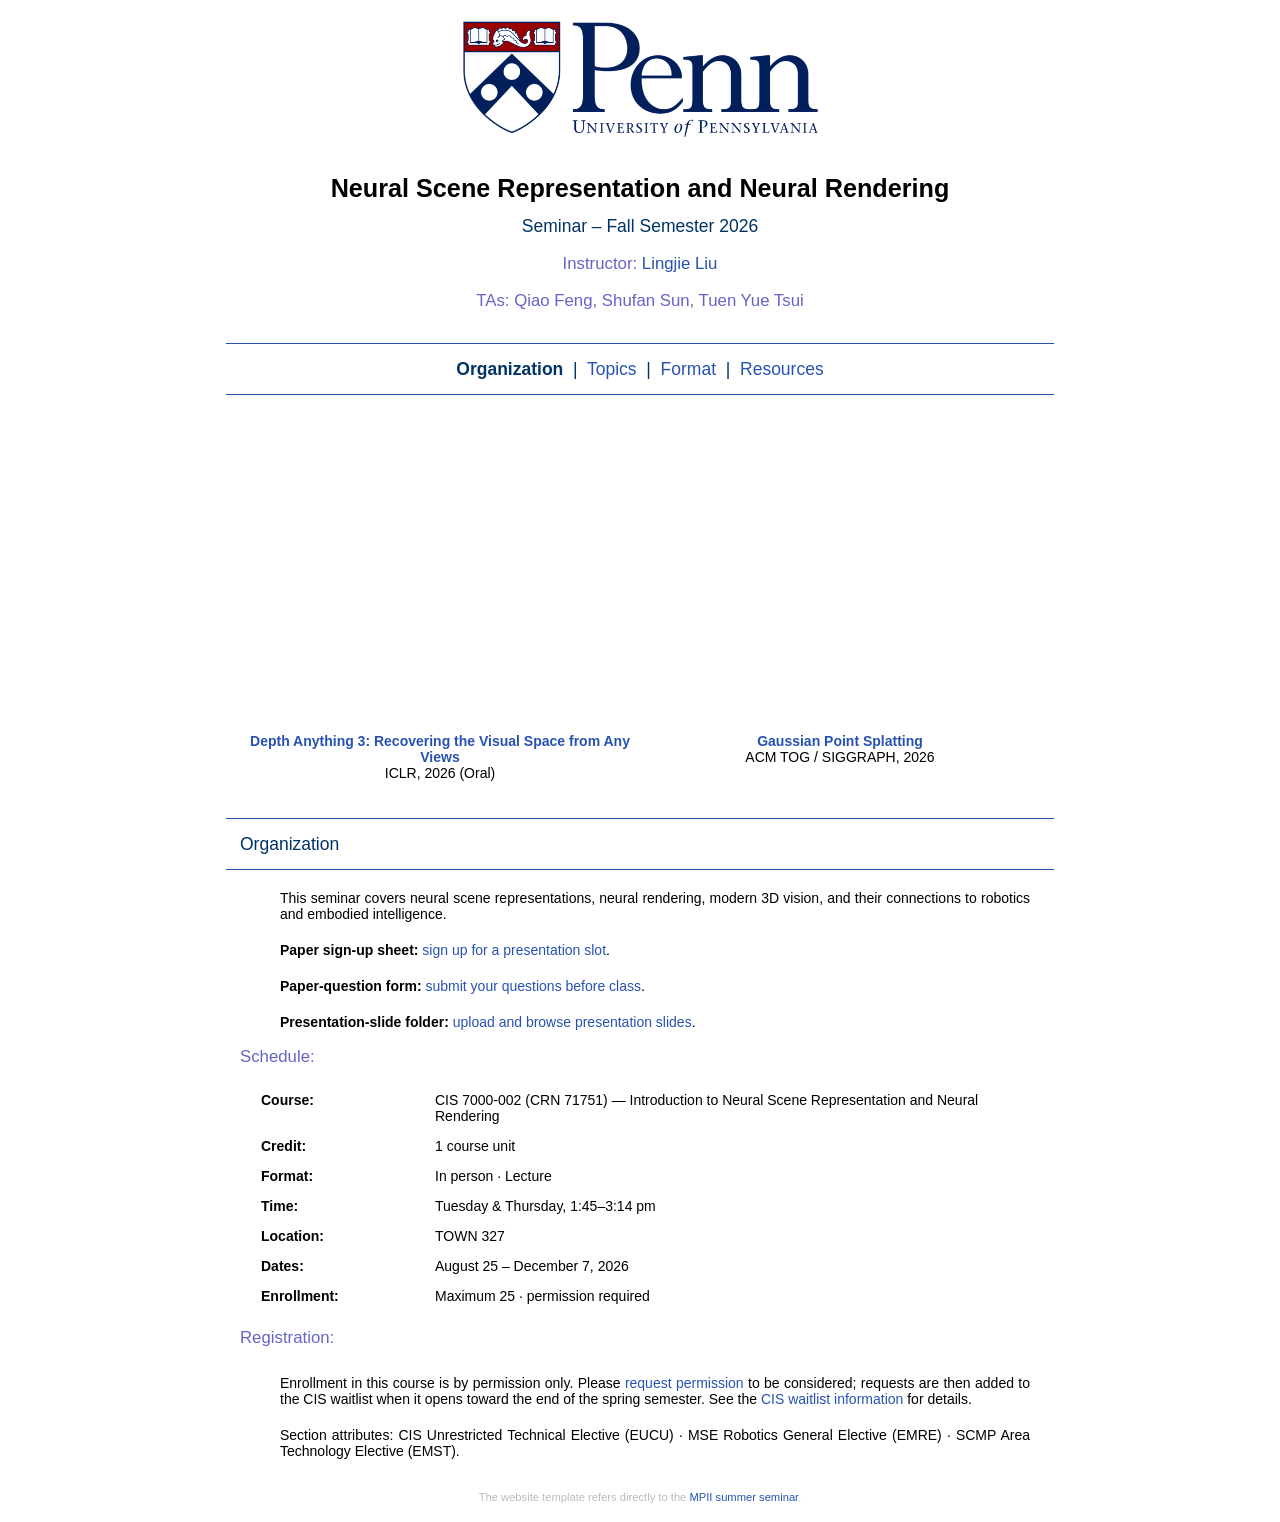
<file: index.html>
<!DOCTYPE html>
<html lang="en">
<head>
  <meta charset="UTF-8">
  <meta name="viewport" content="width=device-width, initial-scale=1">
  <title>Neural Scene Representation and Neural Rendering – Fall Semester 2026</title>
  <link rel="stylesheet" type="text/css" href="./data/gvv.css">
  <link rel="stylesheet" type="text/css" href="./data/seminar.css">
</head>
<body>
  <div id="wrap">
    
    <div style="text-align: center">
      <a href="https://www.upenn.edu/"><img src="./data/penn.png" alt="University of Pennsylvania" width="400"></a>
    </div>
    <h1 style="text-align: center;">Neural Scene Representation and Neural Rendering</h1>
    <h2 style="text-align: center;">Seminar – Fall Semester 2026</h2>
    <h3 style="text-align: center;">Instructor: <a href="https://lingjie0206.github.io/">Lingjie Liu</a></h3>
    <h3 style="text-align: center;">TAs: Qiao Feng, Shufan Sun, Tuen Yue Tsui</h3>
    <br>
    <hr>
    <h2 style="text-align: center;"><b>Organization</b> &nbsp;|&nbsp; <a href="./topics.html">Topics</a> &nbsp;|&nbsp; <a href="./format.html">Format</a> &nbsp;|&nbsp; <a href="./resource.html">Resources</a></h2>
    <hr>
    
    
    <table style="margin: 1em auto; width: 100%; table-layout: fixed;">
      <tr>
        <td style="text-align:center; vertical-align:middle;"><video style="width:100%; height:300px; object-fit:contain;" playsinline autoplay loop muted><source src="data/depthanything3.mp4" type="video/mp4"></video></td>
        <td style="text-align:center; vertical-align:middle;"><video style="width:100%; height:300px; object-fit:contain;" playsinline autoplay loop muted><source src="data/gaussianpoint.mp4" type="video/mp4"></video></td>
      </tr>
      <tr>
        <td style="text-align:center;"><b><a href="https://depth-anything-3.github.io/">Depth Anything 3: Recovering the Visual Space from Any Views</a></b><br>ICLR, 2026 (Oral)</td>
        <td style="text-align:center;"><b><a href="https://jorisar.nl/gaussian_point_splatting/">Gaussian Point Splatting</a></b><br>ACM TOG / SIGGRAPH, 2026</td>
      </tr>
    </table>
    <br>
    
    
    <hr><h2>Organization</h2><hr>
    <p>This seminar covers neural scene representations, neural rendering, modern 3D vision, and their connections to robotics and embodied intelligence.</p>
    <p><b>Paper sign-up sheet:</b> <a href="https://docs.google.com/spreadsheets/d/1qDT8KQOgKzVdRVaSnWr1UsH5S1WGbp75lvX92QaM124/edit">sign up for a presentation slot</a>.</p>
    <p><b>Paper-question form:</b> <a href="https://docs.google.com/forms/d/e/1FAIpQLSfJ-UoJZQOpQS1ePEeezH8-c4zkkUDl1EhNzqXGJ9ExCPYoFg/viewform">submit your questions before class</a>.</p>
    <p><b>Presentation-slide folder:</b> <a href="https://drive.google.com/drive/folders/1Y0bF83p6U_SGPmvfi7zcYlAvqaUa6Hp6">upload and browse presentation slides</a>.</p>
    <h3>Schedule:</h3>
    <table>
      <tr><td class="head" style="width:160px;">Course:</td><td>CIS 7000-002 (CRN 71751) &mdash; Introduction to Neural Scene Representation and Neural Rendering</td></tr>
      <tr><td class="head">Credit:</td><td>1 course unit</td></tr>
      <tr><td class="head">Format:</td><td>In person &middot; Lecture</td></tr>
      <tr><td class="head">Time:</td><td>Tuesday &amp; Thursday, 1:45&ndash;3:14 pm</td></tr>
      <tr><td class="head">Location:</td><td>TOWN 327</td></tr>
      <tr><td class="head">Dates:</td><td>August 25 &ndash; December 7, 2026</td></tr>
      <tr><td class="head">Enrollment:</td><td>Maximum 25 &middot; permission required</td></tr>
    </table>

    <h3>Registration:</h3>
    <p>Enrollment in this course is by permission only. Please <a href="https://bit.ly/3Ru2uVr">request permission</a> to be considered; requests are then added to the CIS waitlist when it opens toward the end of the spring semester. See the <a href="https://advising.cis.upenn.edu/waitlist/">CIS waitlist information</a> for details.</p>
    <p>Section attributes: CIS Unrestricted Technical Elective (EUCU) &middot; MSE Robotics General Elective (EMRE) &middot; SCMP Area Technology Elective (EMST).</p>
    
    
    <div id="footer">The website template refers directly to the <a href="https://vcai.mpi-inf.mpg.de/teaching/vcai_seminar_2023/index.html">MPII summer seminar</a>.</div>
  </div>
</body>
</html>
</file>
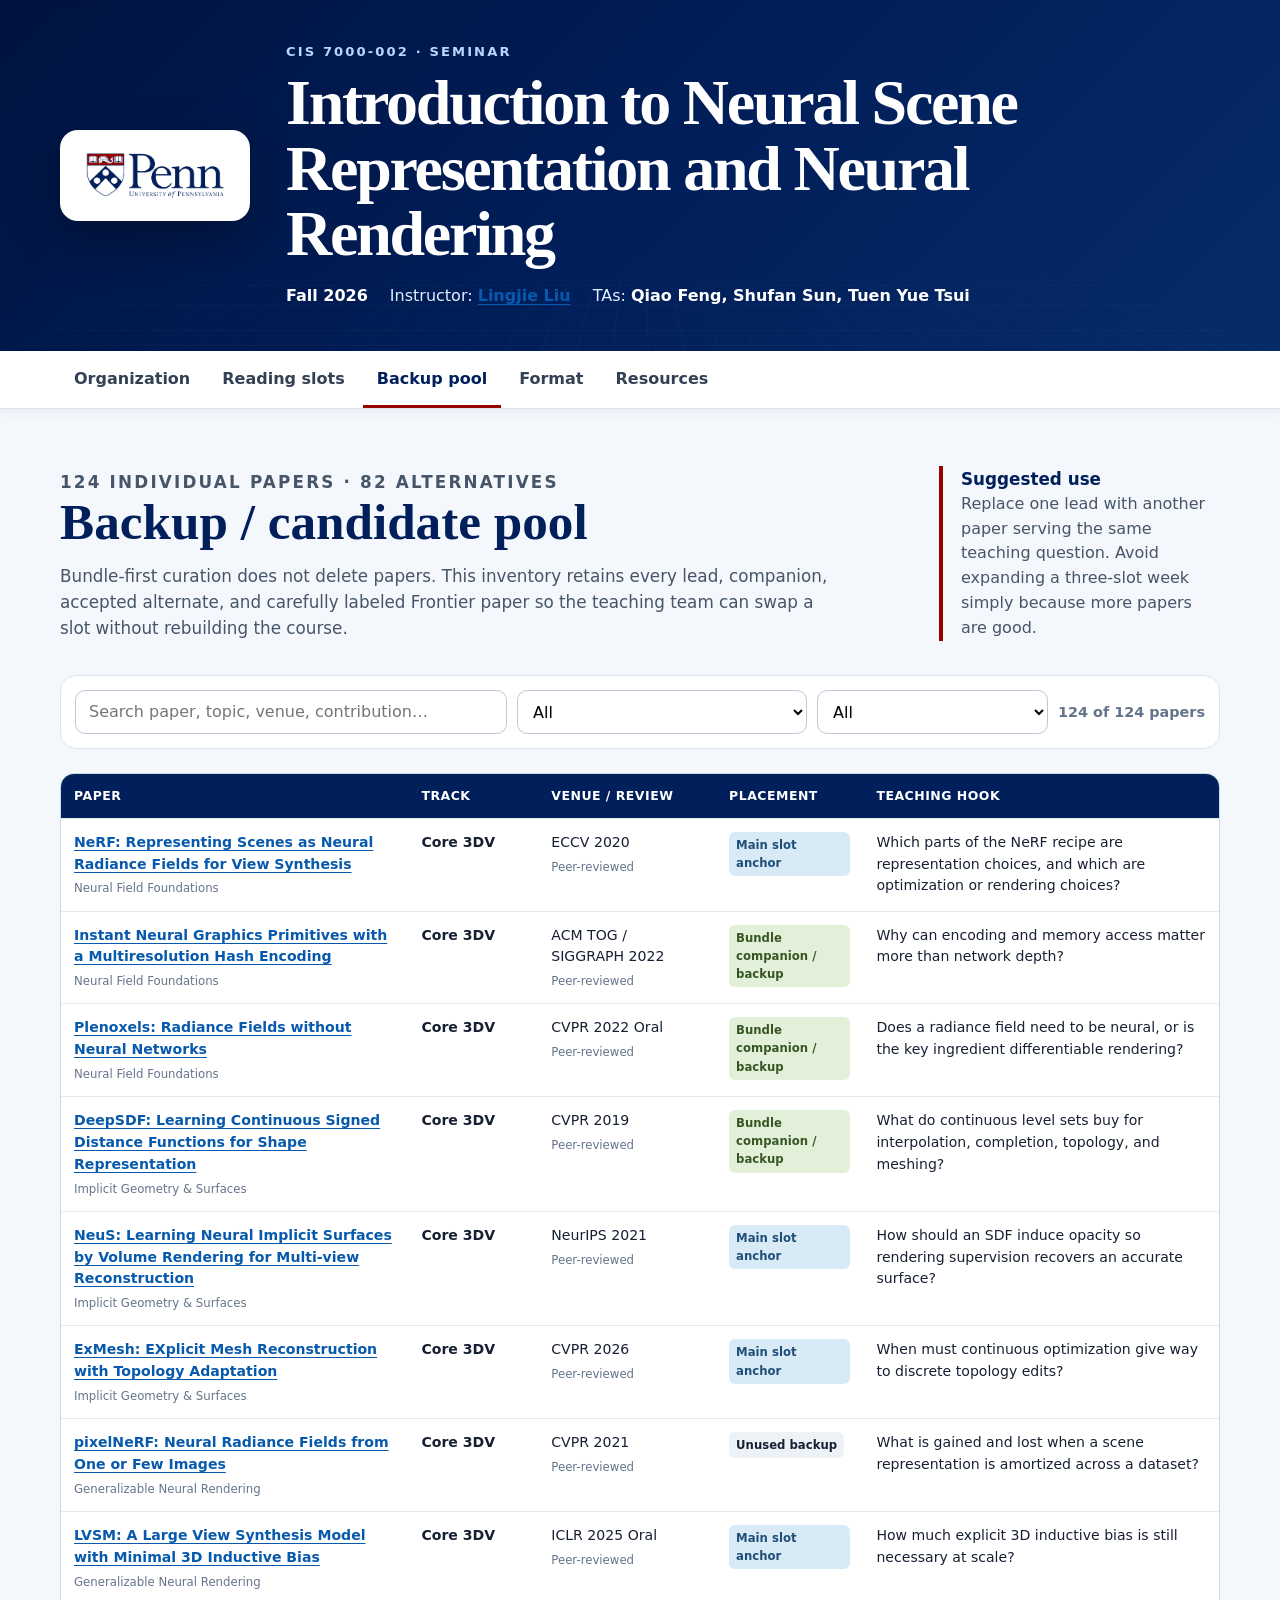
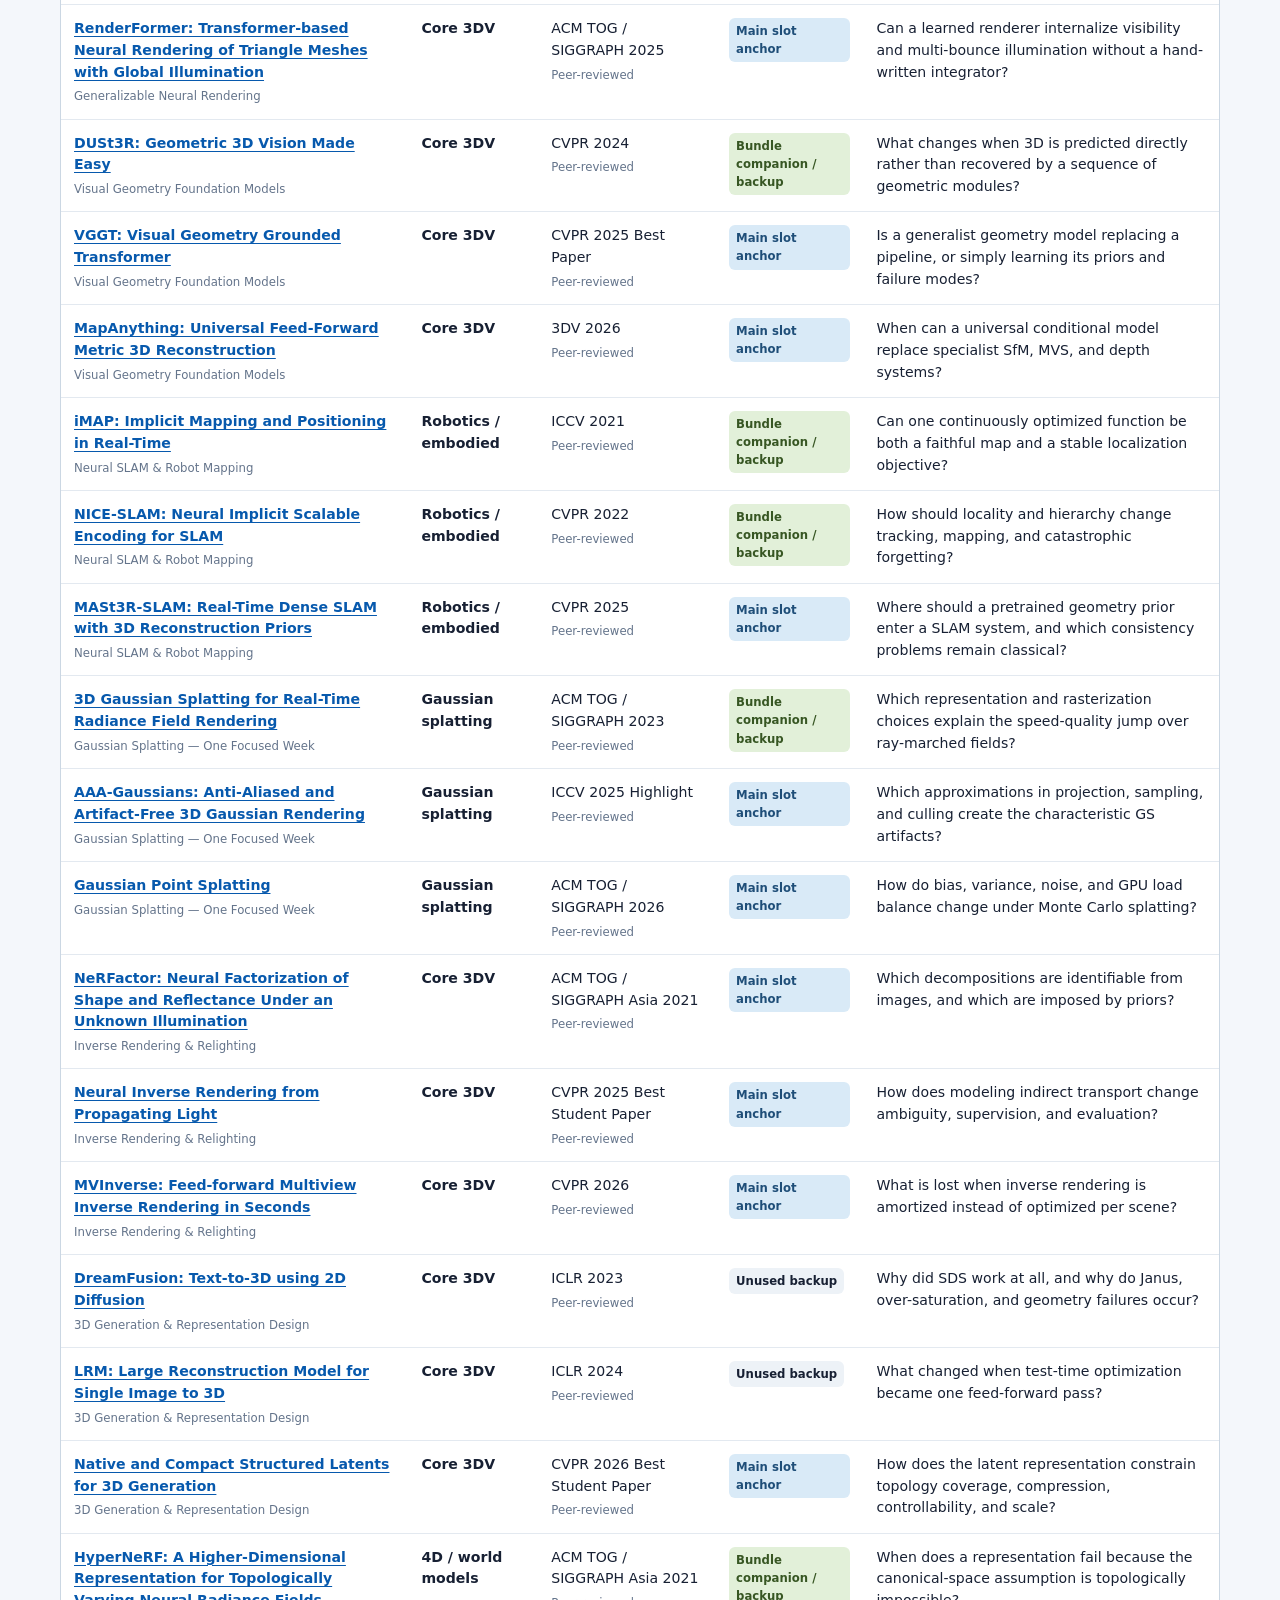
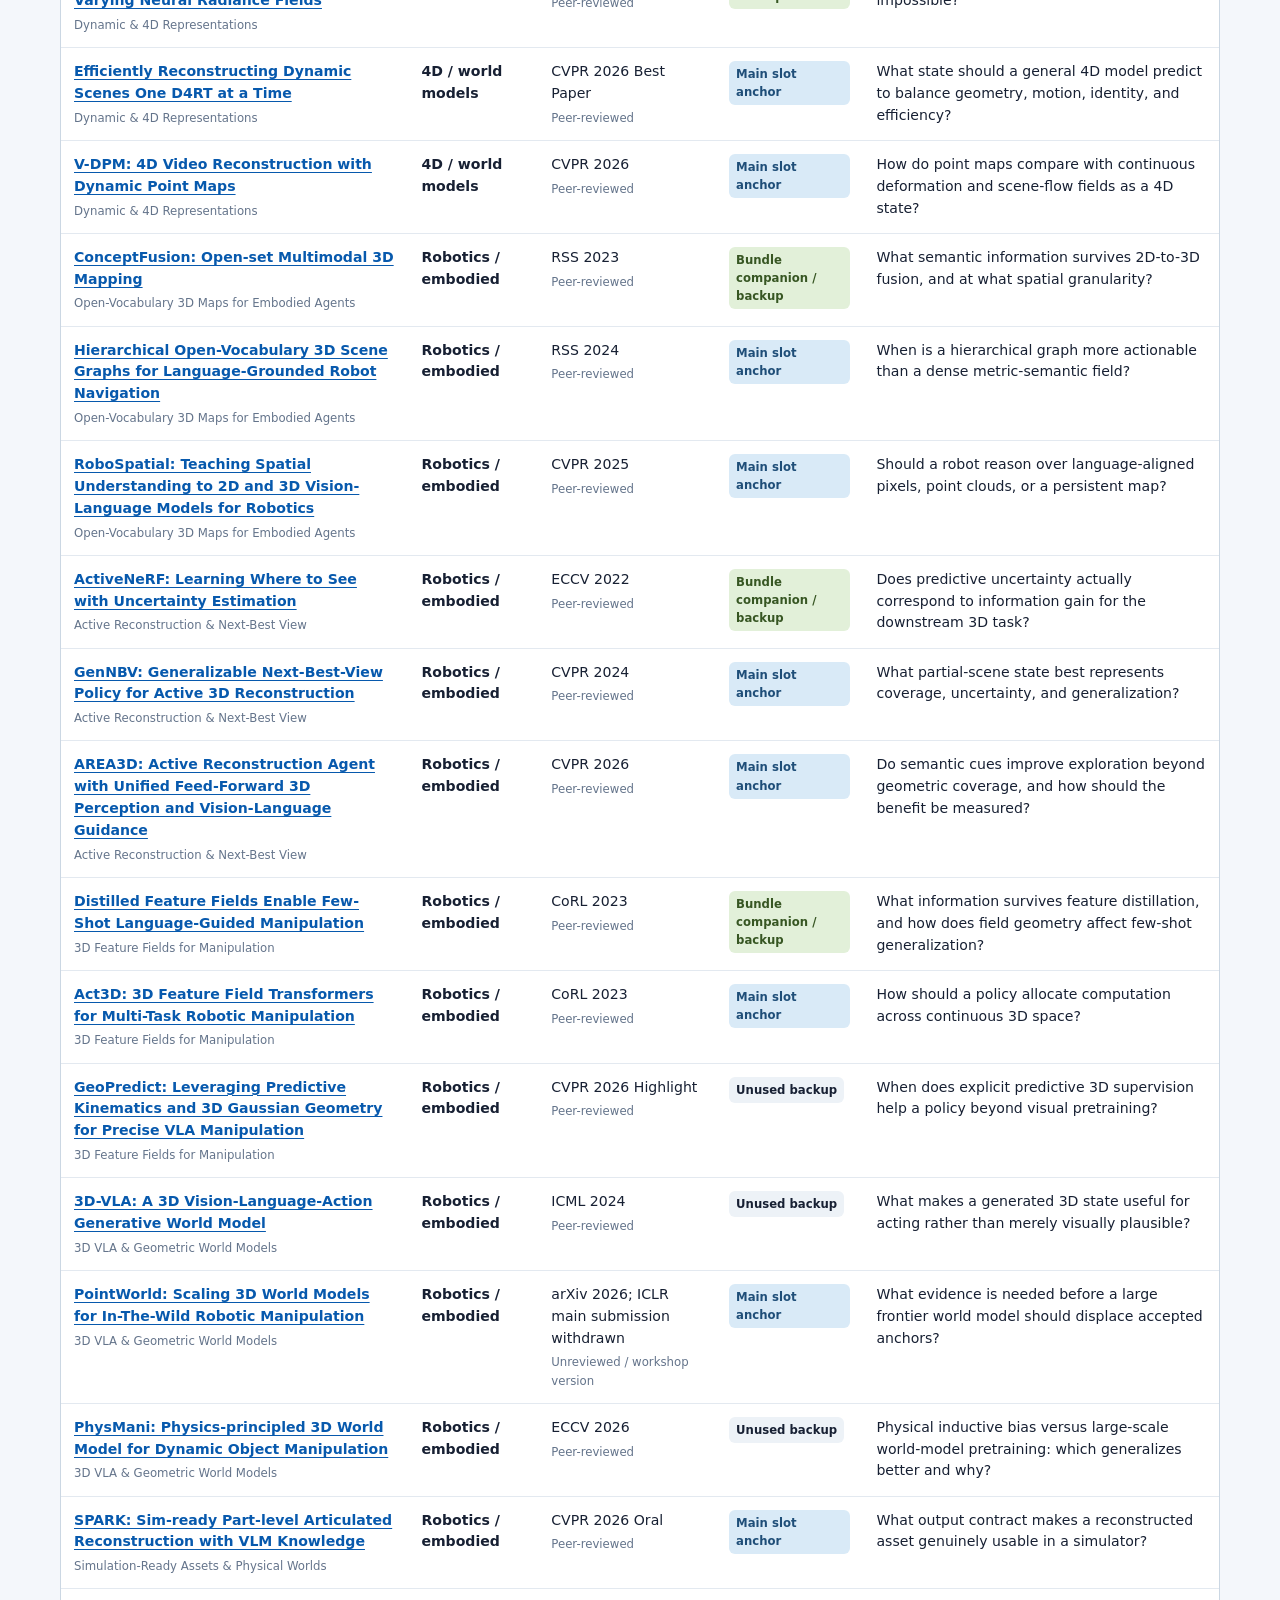
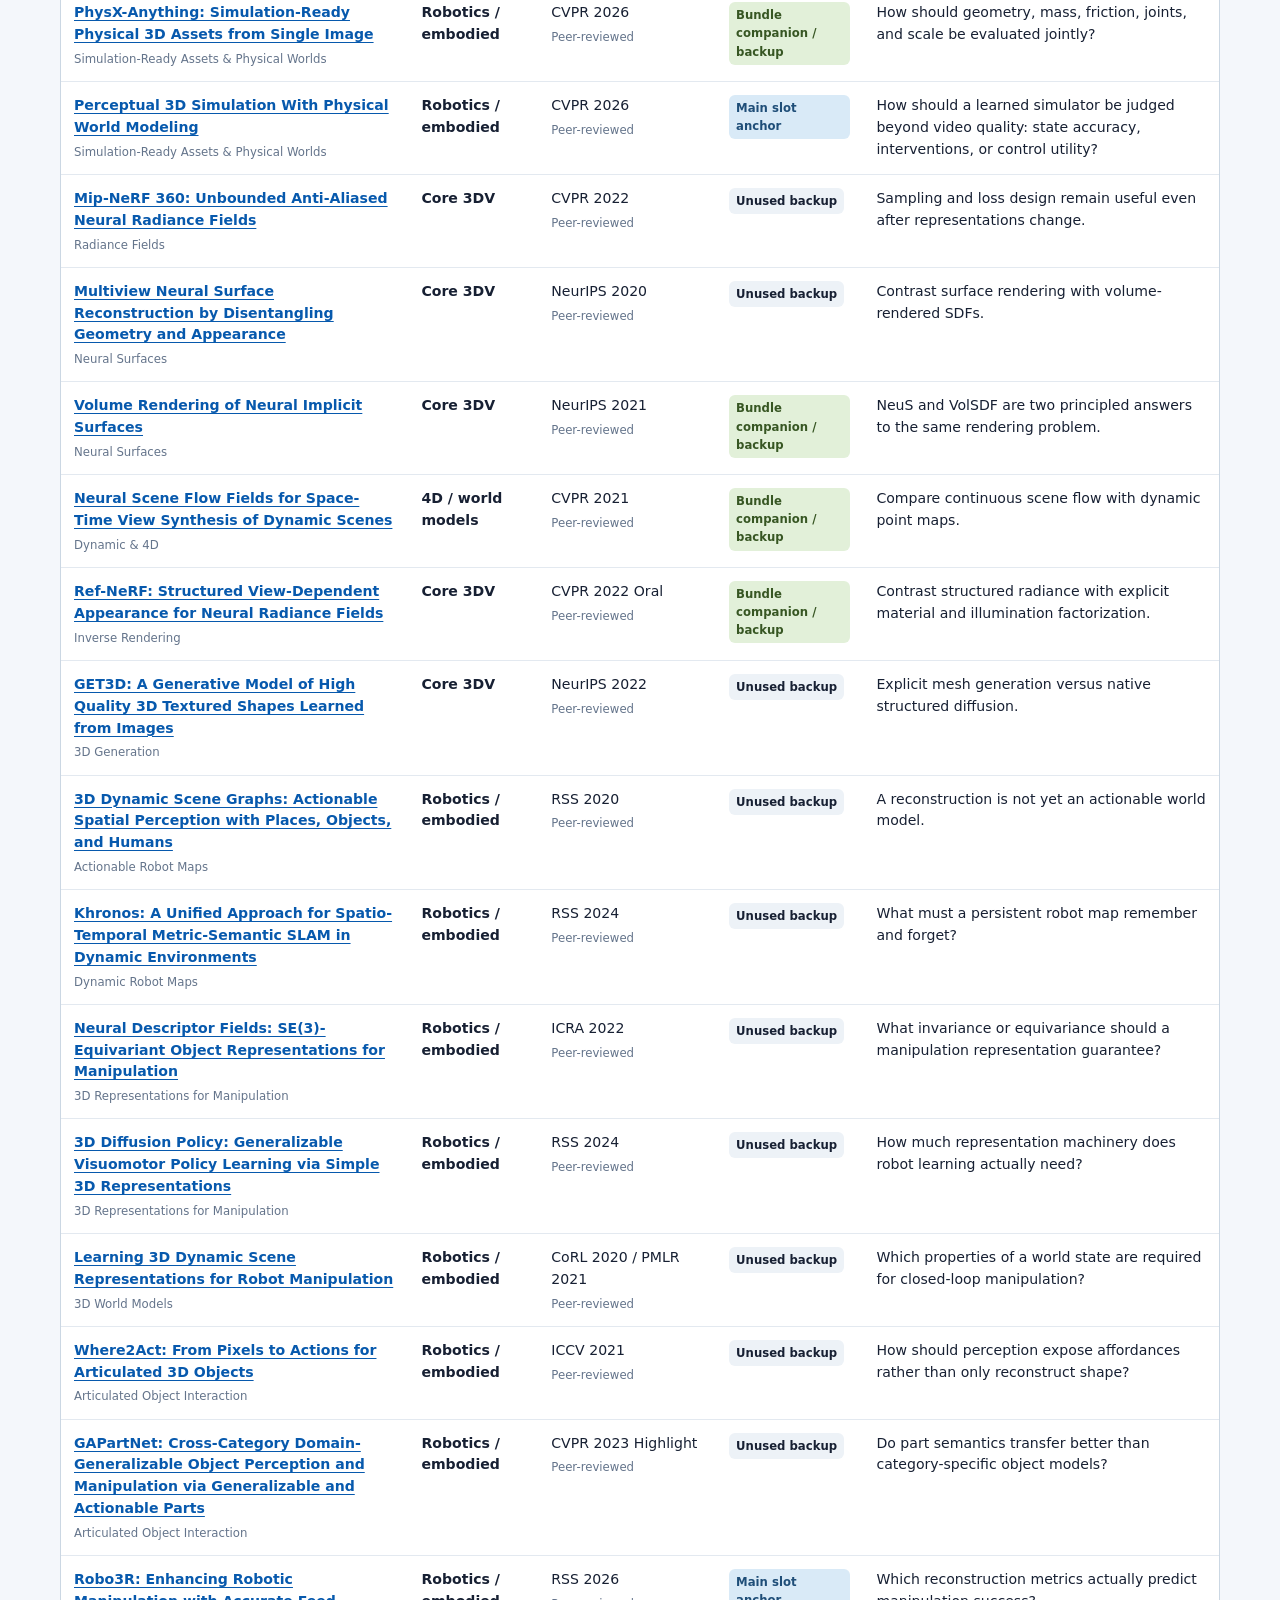
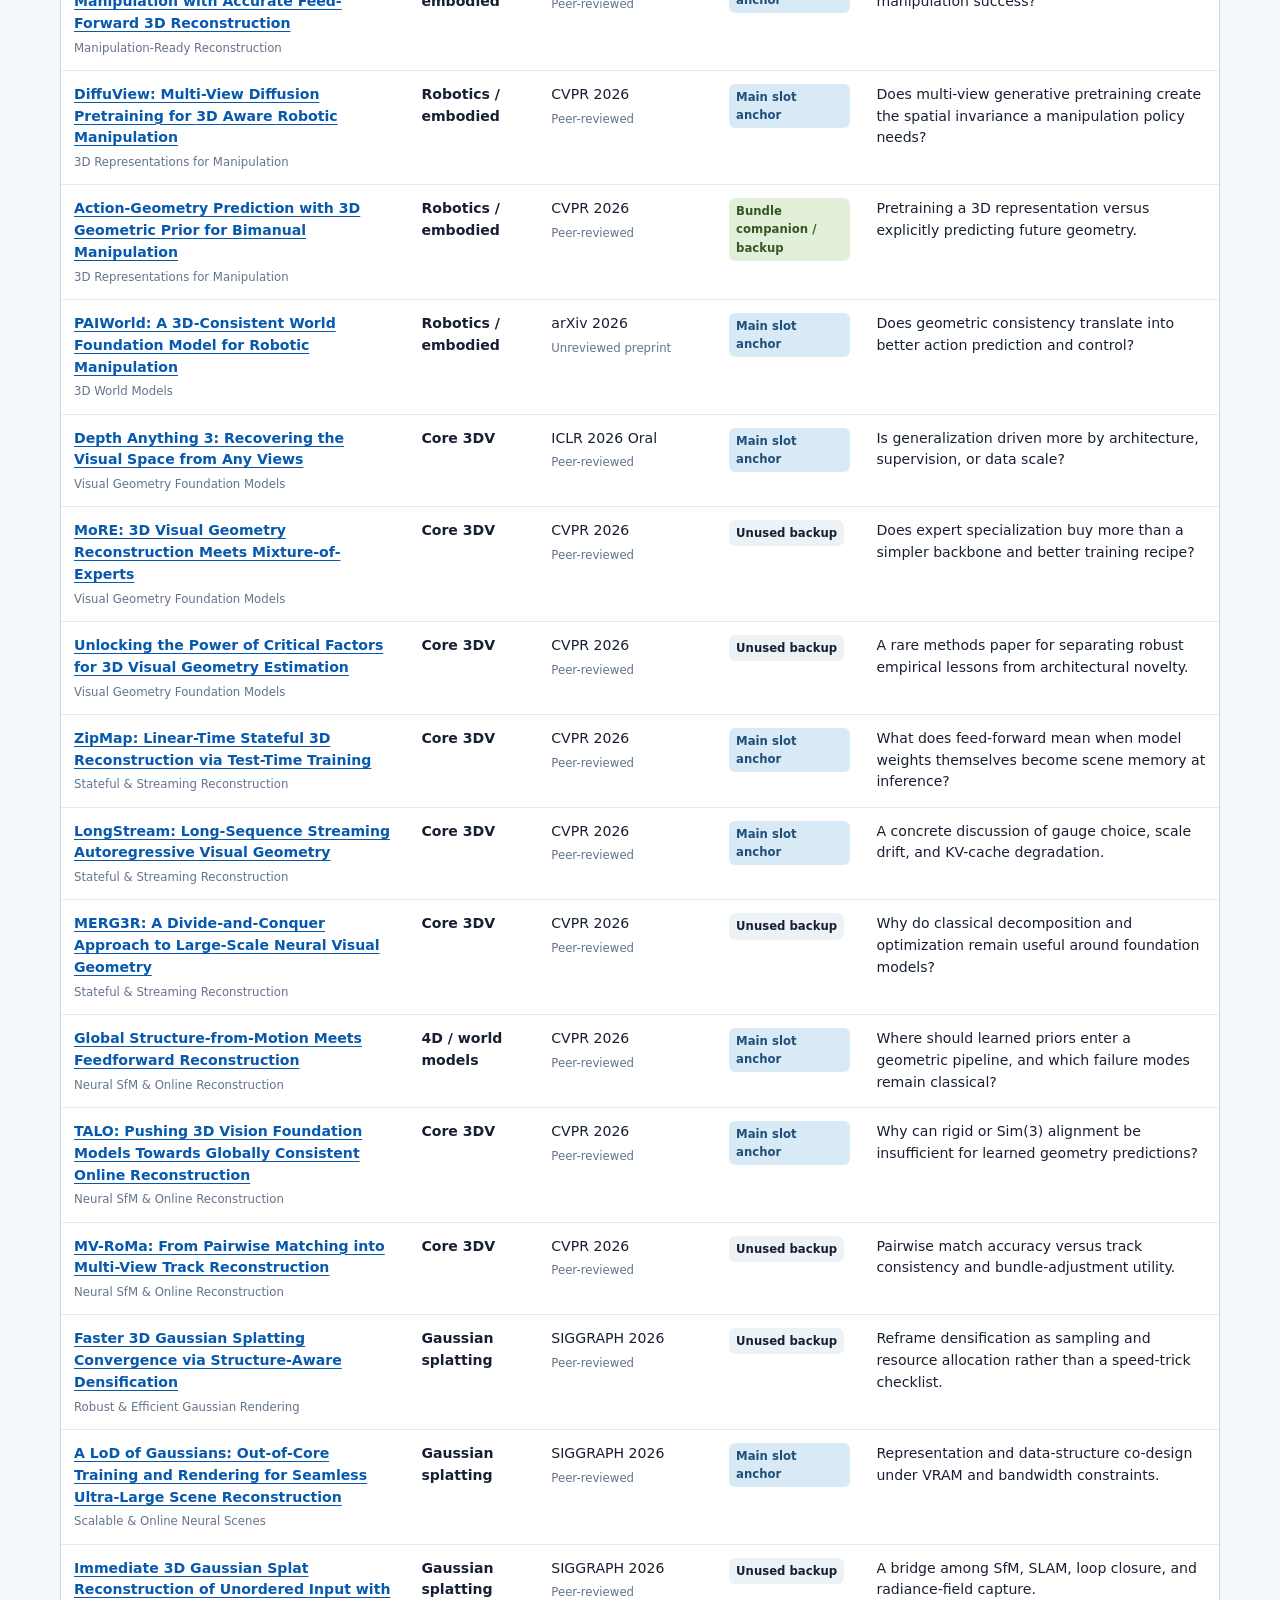
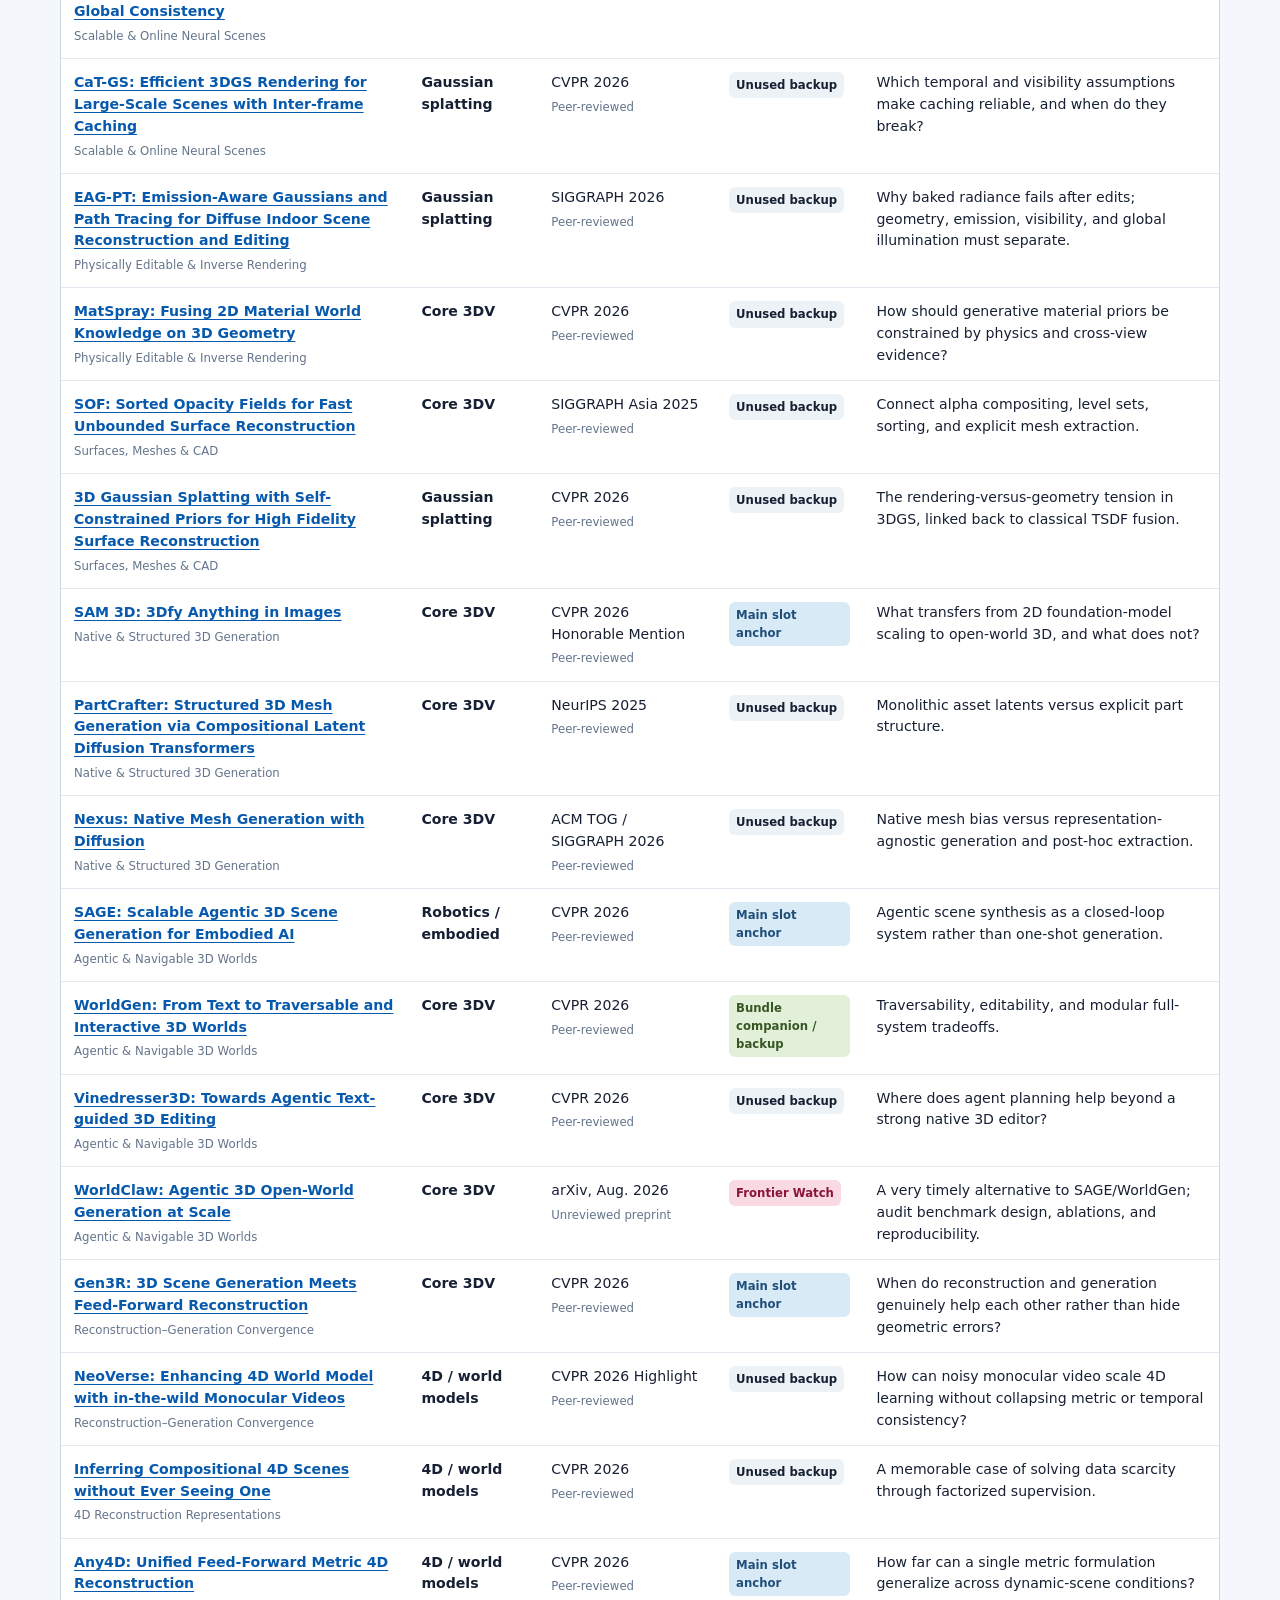
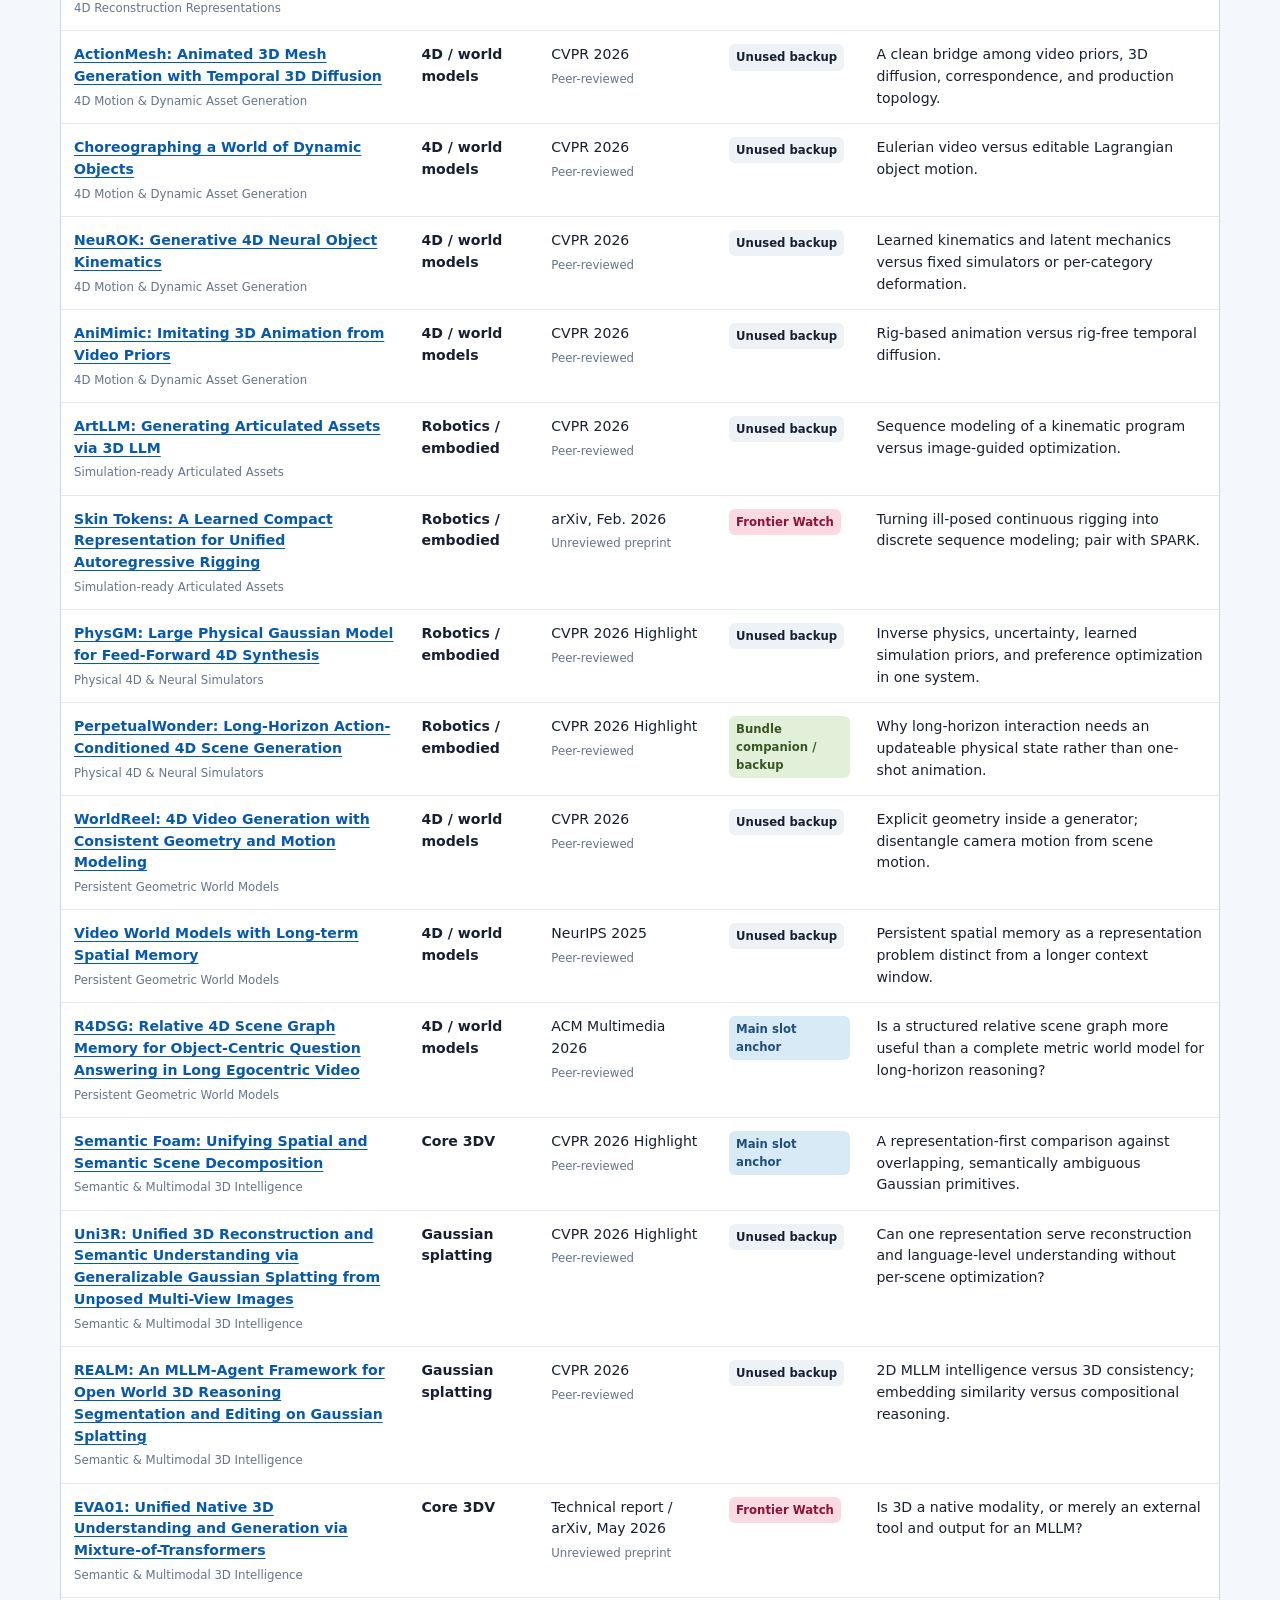
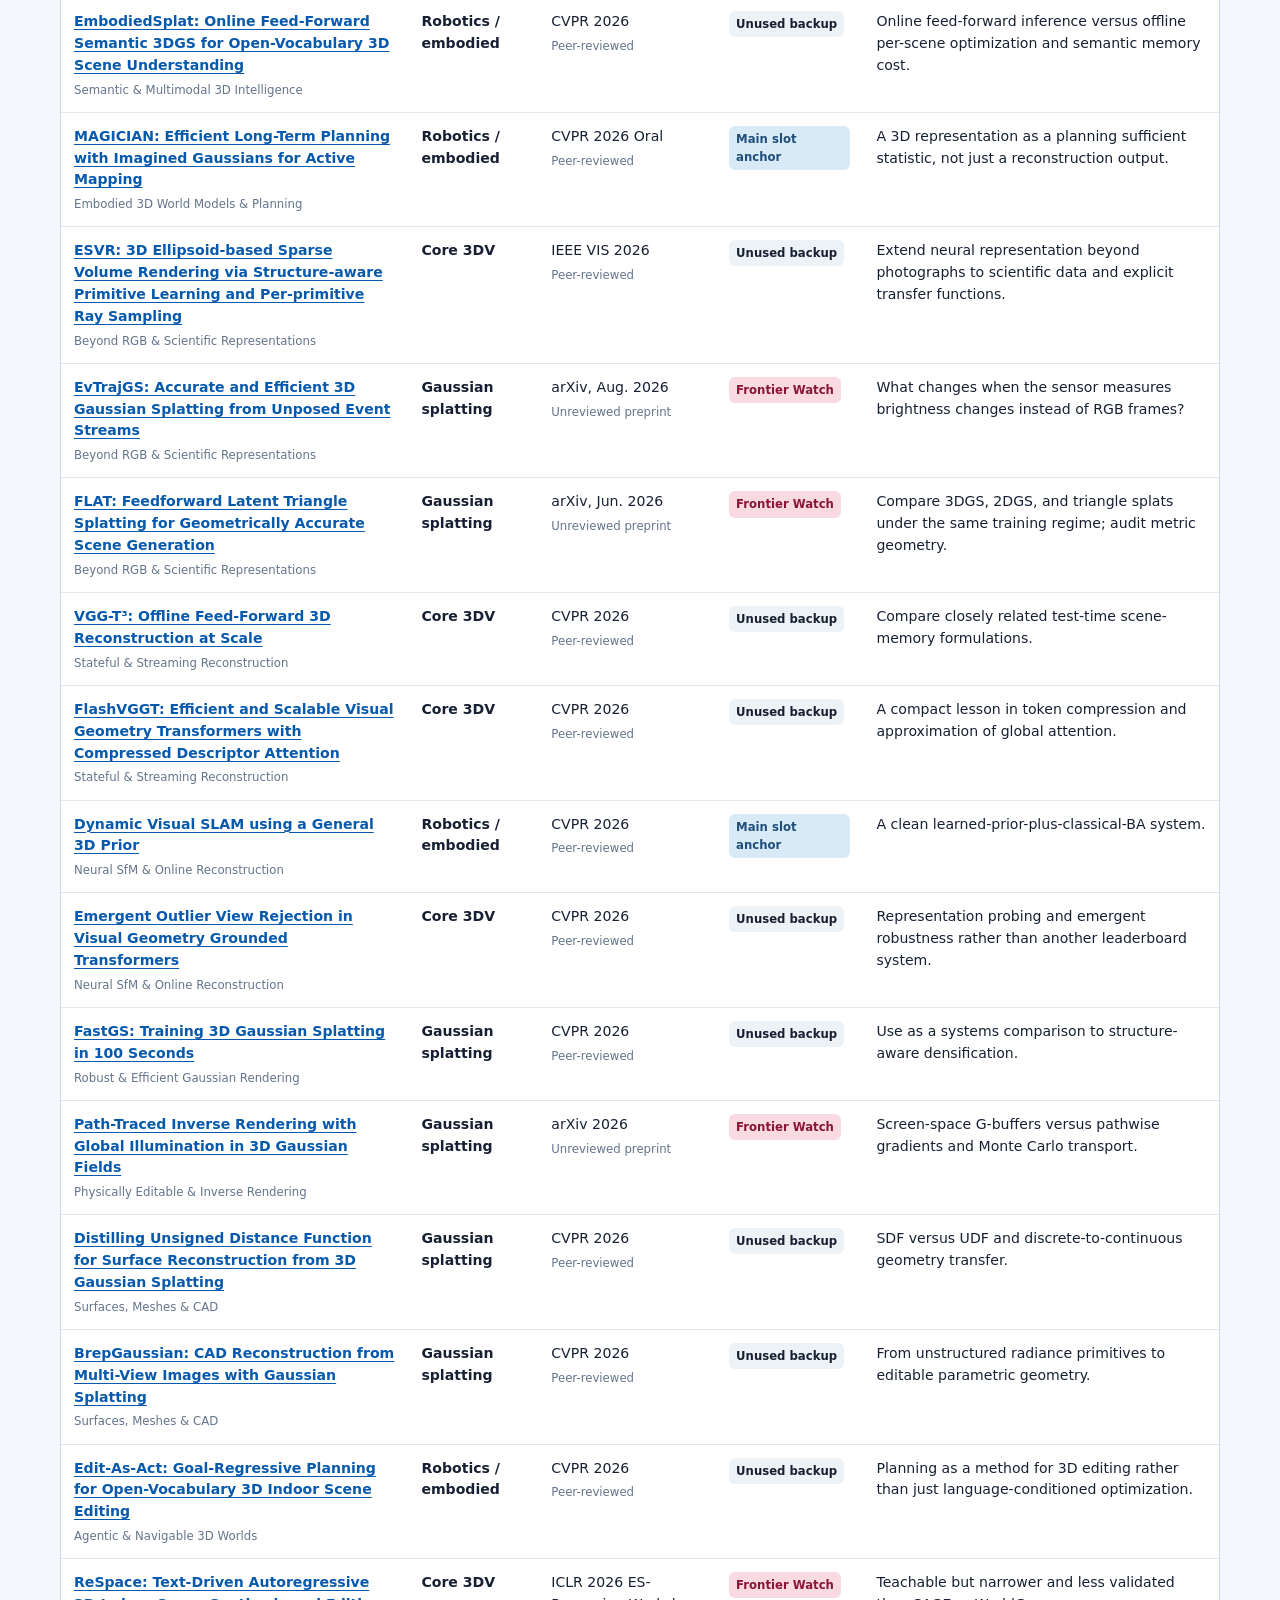
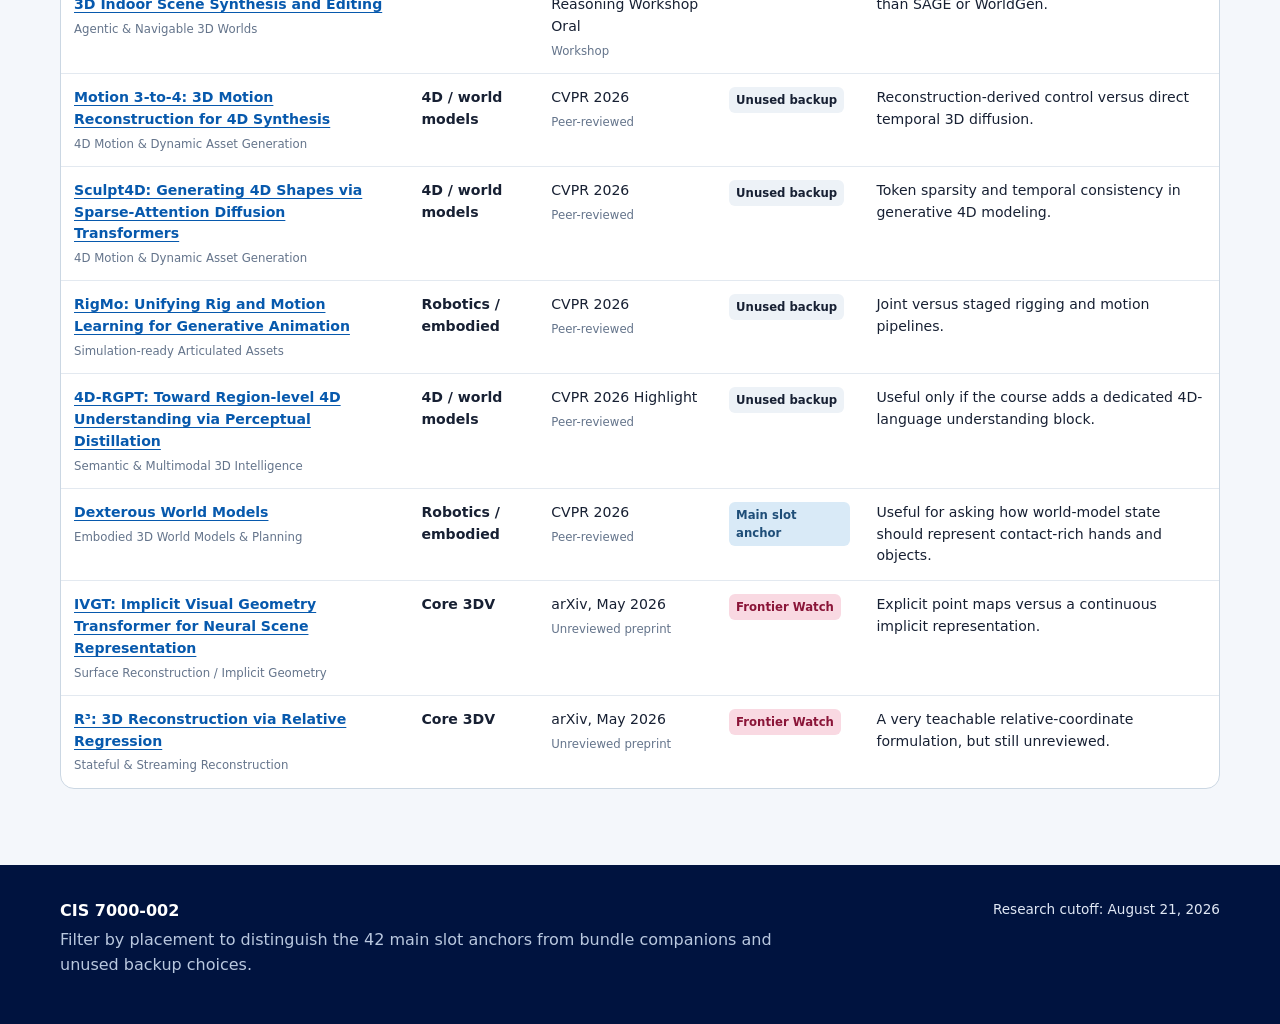
<file: backup.html>
<!doctype html>
<html lang="en">
<head>
  <meta charset="utf-8">
  <meta name="viewport" content="width=device-width, initial-scale=1">
  <meta name="description" content="Searchable 2026 candidate and backup paper pool for CIS 7000-002.">
  <meta property="og:title" content="Backup Paper Pool — Neural Representation 2026">
  <meta property="og:description" content="124 individual papers retained for anchor swaps, bundle comparisons, and frontier monitoring.">
  <meta property="og:image" content="assets/og.png">
  <title>Backup Paper Pool — Neural Representation 2026</title>
  <link rel="icon" href="assets/favicon.svg" type="image/svg+xml">
  <link rel="stylesheet" href="data/site.css">
  <script defer src="data/site-config.js"></script>
  <script defer src="data/course-slots.js"></script>
  <script defer src="data/paper-pool.js"></script>
  <script defer src="data/site.js"></script>
</head>
<body data-page="backup">
  <a class="skip-link" href="#main">Skip to content</a>
  <header class="masthead"><div class="site-shell masthead-inner"><a class="penn-mark" href="https://www.upenn.edu/" aria-label="University of Pennsylvania"><img src="assets/penn.png" alt="University of Pennsylvania"></a><div><p class="course-kicker"><span data-course-code></span> · <span data-course-type></span></p><h1 data-course-title></h1><p class="course-meta"><span><strong data-course-term></strong></span><span>Instructor: <strong data-instructor></strong></span><span>TAs: <strong data-tas></strong></span></p></div></div></header>
  <nav class="site-nav" aria-label="Course navigation"><div class="site-shell"><a href="index.html" data-nav="home">Organization</a><a href="topics.html" data-nav="topics">Reading slots</a><a href="backup.html" data-nav="backup">Backup pool</a><a href="format.html" data-nav="format">Format</a><a href="resource.html" data-nav="resources">Resources</a></div></nav>

  <main id="main">
    <div class="site-shell">
      <section class="page-intro">
        <div><p class="eyebrow">124 individual papers · 82 alternatives</p><h2>Backup / candidate pool</h2><p>Bundle-first curation does not delete papers. This inventory retains every lead, companion, accepted alternate, and carefully labeled Frontier paper so the teaching team can swap a slot without rebuilding the course.</p></div>
        <aside class="intro-aside"><strong>Suggested use</strong>Replace one lead with another paper serving the same teaching question. Avoid expanding a three-slot week simply because more papers are good.</aside>
      </section>

      <div class="toolbar pool-controls" aria-label="Candidate paper filters">
        <input class="search" type="search" placeholder="Search paper, topic, venue, contribution…" aria-label="Search candidate papers" data-pool-search>
        <select aria-label="Filter by placement" data-placement-filter></select>
        <select aria-label="Filter by track" data-pool-track-filter></select>
        <span class="toolbar-count" data-pool-count></span>
      </div>

      <div class="table-wrap">
        <table class="paper-table">
          <thead><tr><th>Paper</th><th>Track</th><th>Venue / review</th><th>Placement</th><th>Teaching hook</th></tr></thead>
          <tbody data-paper-pool></tbody>
        </table>
      </div>
    </div>
  </main>

  <footer class="site-footer"><div class="site-shell"><div><strong data-course-code></strong><p>Filter by placement to distinguish the 42 main slot anchors from bundle companions and unused backup choices.</p></div><div class="footer-meta">Research cutoff: <span data-research-cutoff></span></div></div></footer>
</body>
</html>
</file>
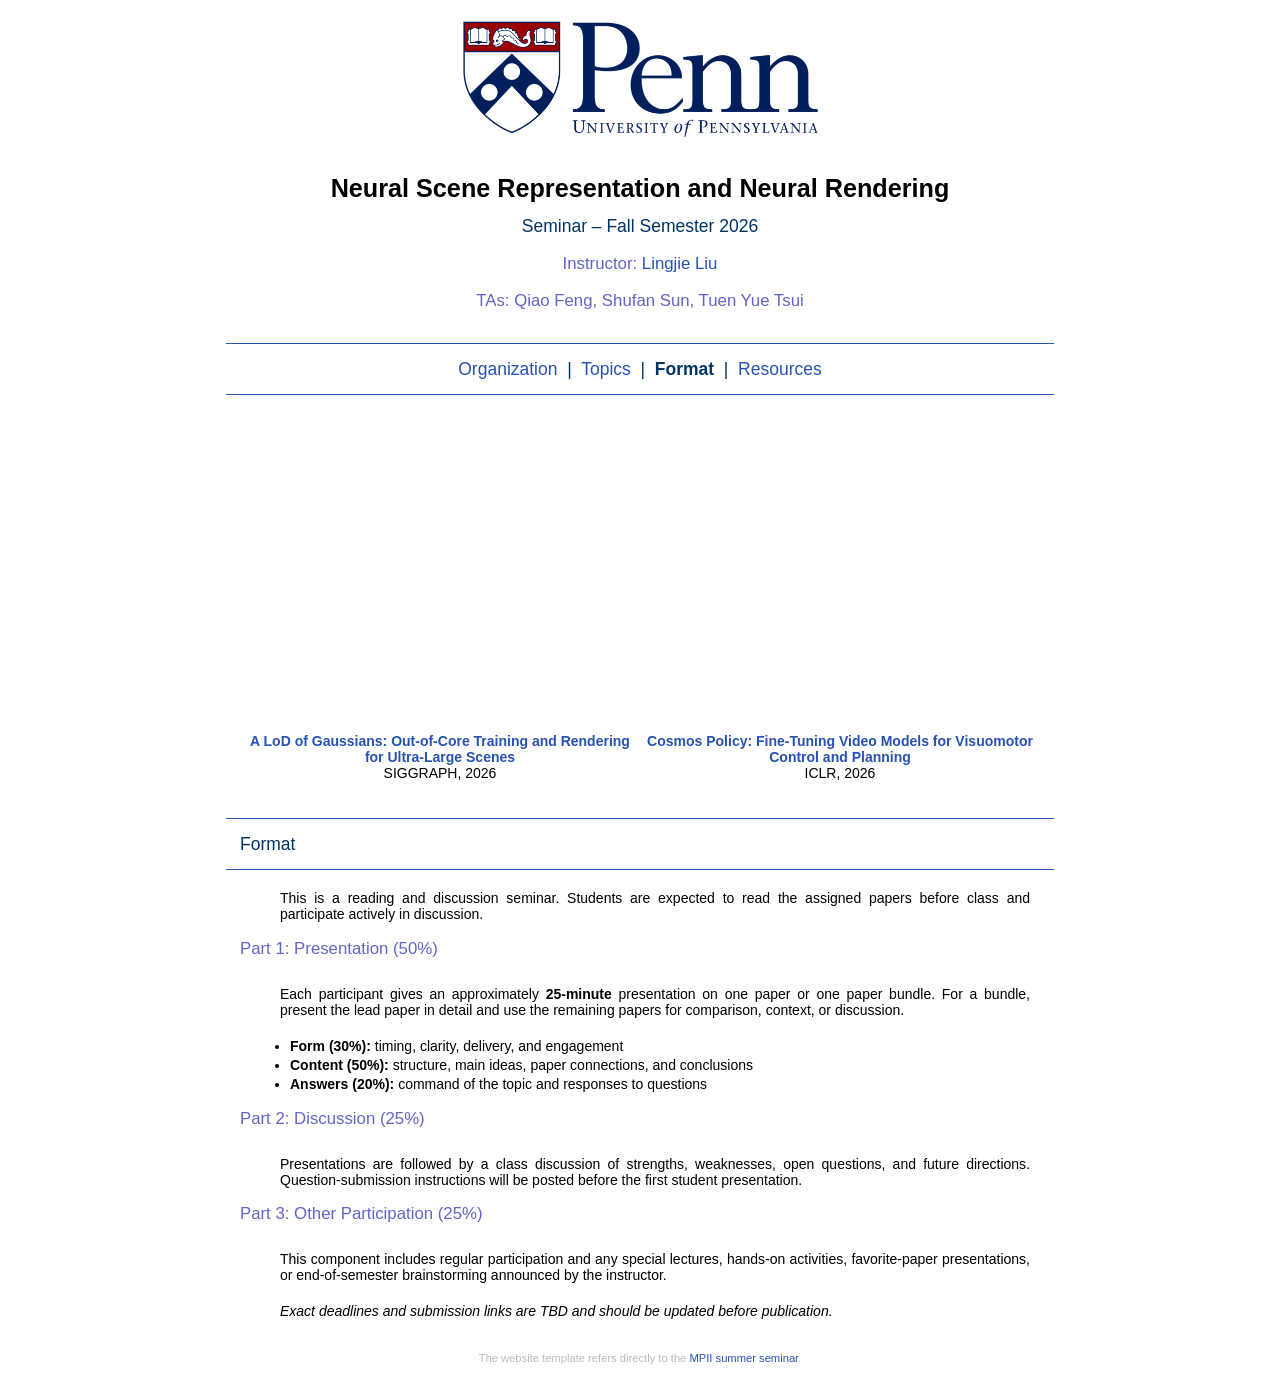
<file: format.html>
<!DOCTYPE html>
<html lang="en">
<head>
  <meta charset="UTF-8">
  <meta name="viewport" content="width=device-width, initial-scale=1">
  <title>Format – Fall Semester 2026</title>
  <link rel="stylesheet" type="text/css" href="./data/gvv.css">
  <link rel="stylesheet" type="text/css" href="./data/seminar.css">
</head>
<body>
  <div id="wrap">
    
    <div style="text-align: center">
      <a href="https://www.upenn.edu/"><img src="./data/penn.png" alt="University of Pennsylvania" width="400"></a>
    </div>
    <h1 style="text-align: center;">Neural Scene Representation and Neural Rendering</h1>
    <h2 style="text-align: center;">Seminar – Fall Semester 2026</h2>
    <h3 style="text-align: center;">Instructor: <a href="https://lingjie0206.github.io/">Lingjie Liu</a></h3>
    <h3 style="text-align: center;">TAs: Qiao Feng, Shufan Sun, Tuen Yue Tsui</h3>
    <br>
    <hr>
    <h2 style="text-align: center;"><a href="./index.html">Organization</a> &nbsp;|&nbsp; <a href="./topics.html">Topics</a> &nbsp;|&nbsp; <b>Format</b> &nbsp;|&nbsp; <a href="./resource.html">Resources</a></h2>
    <hr>
    
    
    <table style="margin: 1em auto; width: 100%; table-layout: fixed;">
      <tr>
        <td style="text-align:center; vertical-align:middle;"><video style="width:100%; height:300px; object-fit:contain;" playsinline autoplay loop muted><source src="data/alodgaussians.mp4" type="video/mp4"></video></td>
        <td style="text-align:center; vertical-align:middle;"><video style="width:100%; height:300px; object-fit:contain;" playsinline autoplay loop muted><source src="data/cosmospolicy.mp4" type="video/mp4"></video></td>
      </tr>
      <tr>
        <td style="text-align:center;"><b><a href="https://felixwindisch.github.io/ALoDOfGaussians/">A LoD of Gaussians: Out-of-Core Training and Rendering for Ultra-Large Scenes</a></b><br>SIGGRAPH, 2026</td>
        <td style="text-align:center;"><b><a href="https://research.nvidia.com/labs/cosmos-lab/cosmos-policy/">Cosmos Policy: Fine-Tuning Video Models for Visuomotor Control and Planning</a></b><br>ICLR, 2026</td>
      </tr>
    </table>
    <br>
    
    
    <hr><h2>Format</h2><hr>
    <p>This is a reading and discussion seminar. Students are expected to read the assigned papers before class and participate actively in discussion.</p>

    <h3>Part 1: Presentation (50%)</h3>
    <p>Each participant gives an approximately <b>25-minute</b> presentation on one paper or one paper bundle. For a bundle, present the lead paper in detail and use the remaining papers for comparison, context, or discussion.</p>
    <ul>
      <li><b>Form (30%):</b> timing, clarity, delivery, and engagement</li>
      <li><b>Content (50%):</b> structure, main ideas, paper connections, and conclusions</li>
      <li><b>Answers (20%):</b> command of the topic and responses to questions</li>
    </ul>

    <h3>Part 2: Discussion (25%)</h3>
    <p>Presentations are followed by a class discussion of strengths, weaknesses, open questions, and future directions. Question-submission instructions will be posted before the first student presentation.</p>

    <h3>Part 3: Other Participation (25%)</h3>
    <p>This component includes regular participation and any special lectures, hands-on activities, favorite-paper presentations, or end-of-semester brainstorming announced by the instructor.</p>

    <p><i>Exact deadlines and submission links are TBD and should be updated before publication.</i></p>
    
    <div id="footer">The website template refers directly to the <a href="https://vcai.mpi-inf.mpg.de/teaching/vcai_seminar_2023/index.html">MPII summer seminar</a>.</div>
  </div>
</body>
</html>
</file>
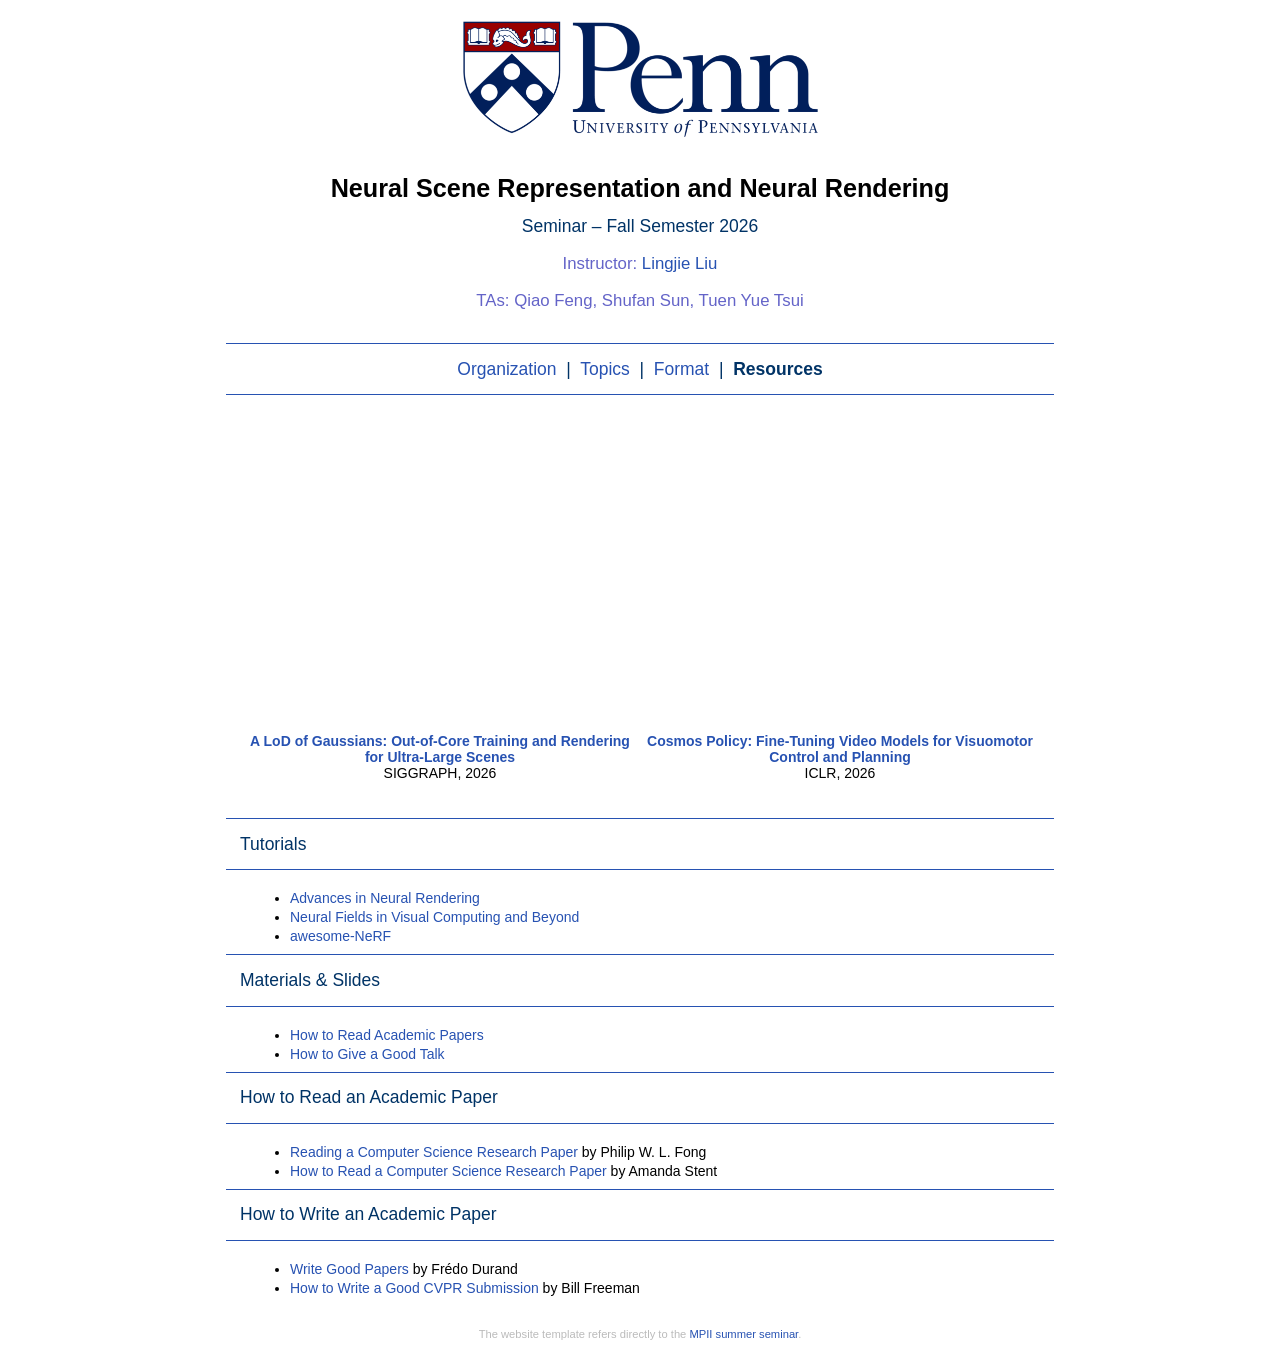
<file: resource.html>
<!DOCTYPE html>
<html lang="en">
<head>
  <meta charset="UTF-8">
  <meta name="viewport" content="width=device-width, initial-scale=1">
  <title>Resources – Fall Semester 2026</title>
  <link rel="stylesheet" type="text/css" href="./data/gvv.css">
  <link rel="stylesheet" type="text/css" href="./data/seminar.css">
</head>
<body>
  <div id="wrap">
    
    <div style="text-align: center">
      <a href="https://www.upenn.edu/"><img src="./data/penn.png" alt="University of Pennsylvania" width="400"></a>
    </div>
    <h1 style="text-align: center;">Neural Scene Representation and Neural Rendering</h1>
    <h2 style="text-align: center;">Seminar – Fall Semester 2026</h2>
    <h3 style="text-align: center;">Instructor: <a href="https://lingjie0206.github.io/">Lingjie Liu</a></h3>
    <h3 style="text-align: center;">TAs: Qiao Feng, Shufan Sun, Tuen Yue Tsui</h3>
    <br>
    <hr>
    <h2 style="text-align: center;"><a href="./index.html">Organization</a> &nbsp;|&nbsp; <a href="./topics.html">Topics</a> &nbsp;|&nbsp; <a href="./format.html">Format</a> &nbsp;|&nbsp; <b>Resources</b></h2>
    <hr>
    
    
    <table style="margin: 1em auto; width: 100%; table-layout: fixed;">
      <tr>
        <td style="text-align:center; vertical-align:middle;"><video style="width:100%; height:300px; object-fit:contain;" playsinline autoplay loop muted><source src="data/alodgaussians.mp4" type="video/mp4"></video></td>
        <td style="text-align:center; vertical-align:middle;"><video style="width:100%; height:300px; object-fit:contain;" playsinline autoplay loop muted><source src="data/cosmospolicy.mp4" type="video/mp4"></video></td>
      </tr>
      <tr>
        <td style="text-align:center;"><b><a href="https://felixwindisch.github.io/ALoDOfGaussians/">A LoD of Gaussians: Out-of-Core Training and Rendering for Ultra-Large Scenes</a></b><br>SIGGRAPH, 2026</td>
        <td style="text-align:center;"><b><a href="https://research.nvidia.com/labs/cosmos-lab/cosmos-policy/">Cosmos Policy: Fine-Tuning Video Models for Visuomotor Control and Planning</a></b><br>ICLR, 2026</td>
      </tr>
    </table>
    <br>
    
    
    <hr><h2>Tutorials</h2><hr>
    <ul>
      <li><a href="https://www.neuralrender.com/">Advances in Neural Rendering</a></li>
      <li><a href="https://neuralfields.cs.brown.edu/eg22.html">Neural Fields in Visual Computing and Beyond</a></li>
      <li><a href="https://github.com/yenchenlin/awesome-NeRF">awesome-NeRF</a></li>
    </ul>

    <hr><h2>Materials &amp; Slides</h2><hr>
    <ul>
      <li><a href="https://vcai.mpi-inf.mpg.de/teaching/vcai_seminar_2023/Academic_Papers_CVMLCG_2023.pdf">How to Read Academic Papers</a></li>
      <li><a href="https://vcai.mpi-inf.mpg.de/teaching/vcai_seminar_2023/HOW_TO_GIVE_A%20_GOOD_TALK_CVMLCG_2023.pdf">How to Give a Good Talk</a></li>
    </ul>

    <hr><h2>How to Read an Academic Paper</h2><hr>
    <ul>
      <li><a href="http://pages.cpsc.ucalgary.ca/~pwlfong/Pub/inroads2009.pdf">Reading a Computer Science Research Paper</a> by Philip W. L. Fong</li>
      <li><a href="http://people.cs.pitt.edu/~litman/courses/cs2710/papers/howtoreadacspaper.pdf">How to Read a Computer Science Research Paper</a> by Amanda Stent</li>
    </ul>

    <hr><h2>How to Write an Academic Paper</h2><hr>
    <ul>
      <li><a href="http://people.csail.mit.edu/fredo/FredoGoodWriting.pdf">Write Good Papers</a> by Frédo Durand</li>
      <li><a href="http://gvv.mpi-inf.mpg.de/teaching/gvv_seminar_2019/slides/cvprPapers.pdf">How to Write a Good CVPR Submission</a> by Bill Freeman</li>
    </ul>
    
    <div id="footer">The website template refers directly to the <a href="https://vcai.mpi-inf.mpg.de/teaching/vcai_seminar_2023/index.html">MPII summer seminar</a>.</div>
  </div>
</body>
</html>
</file>
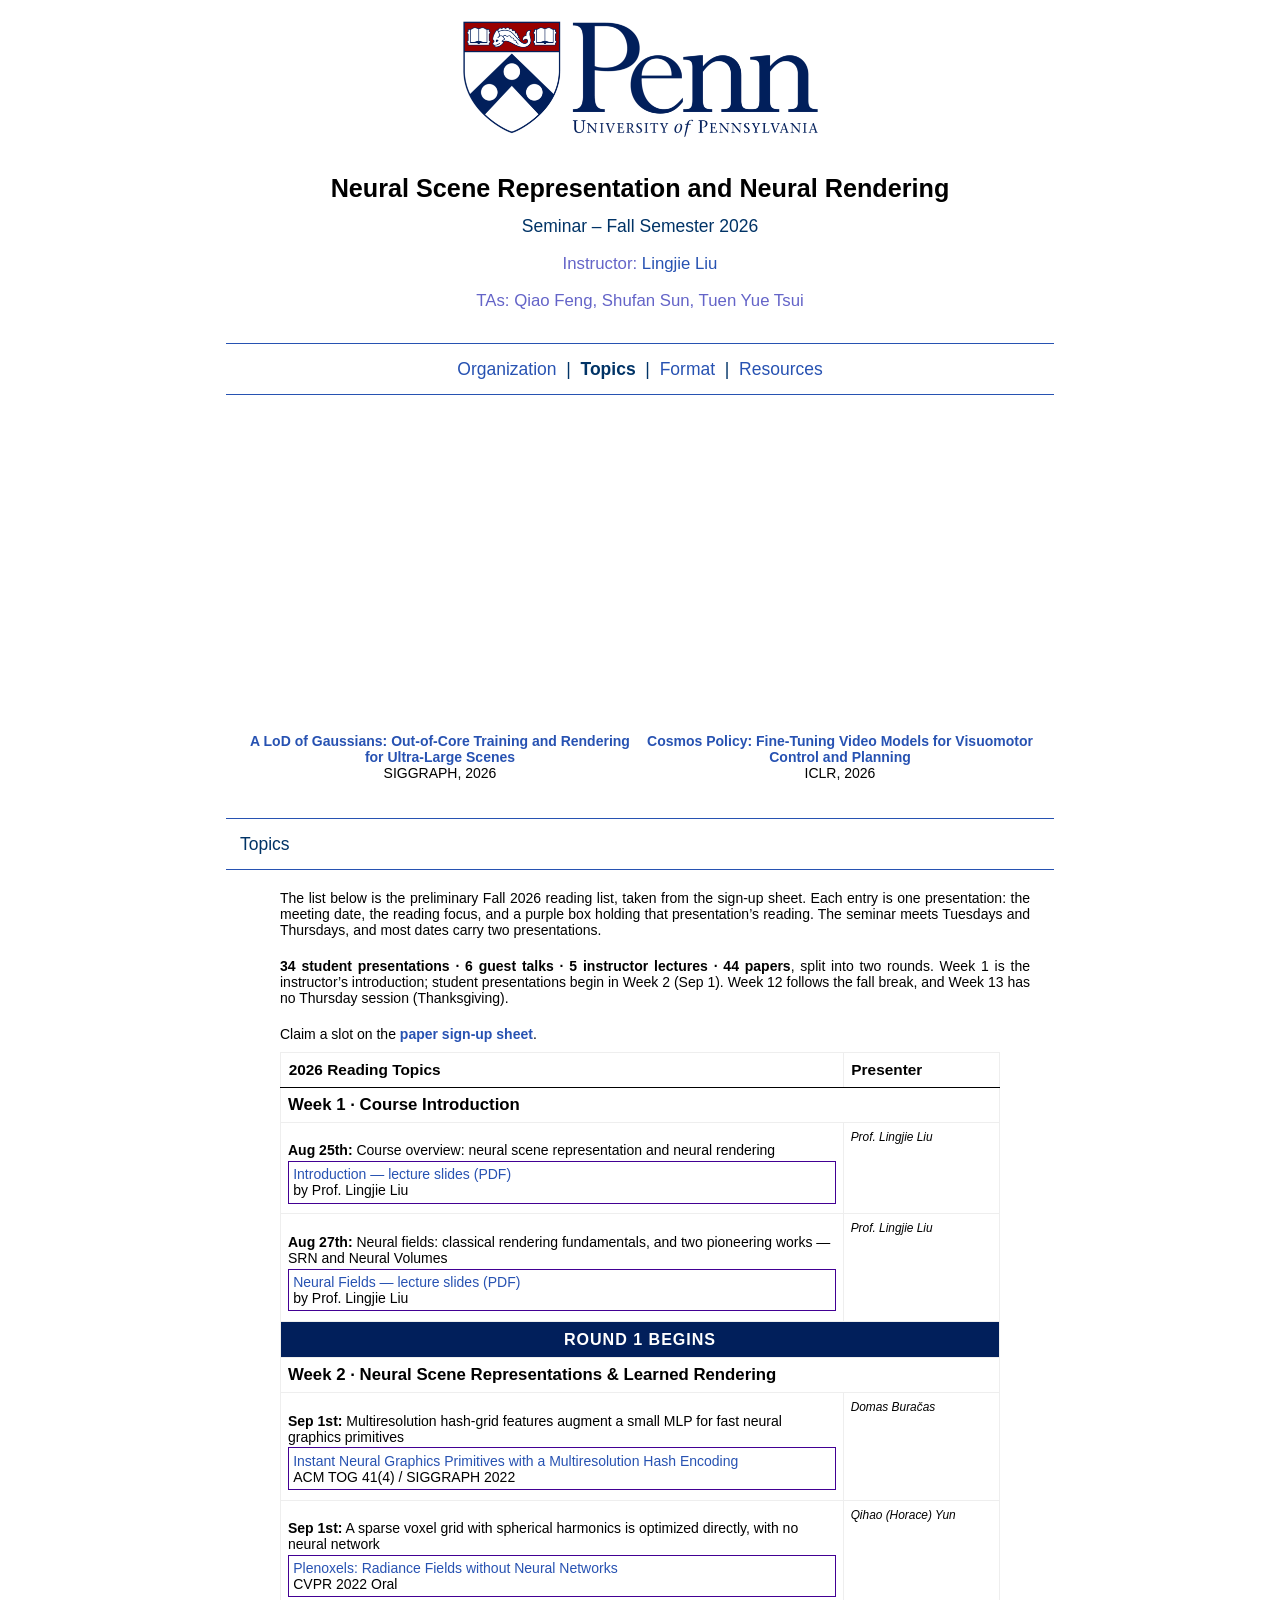
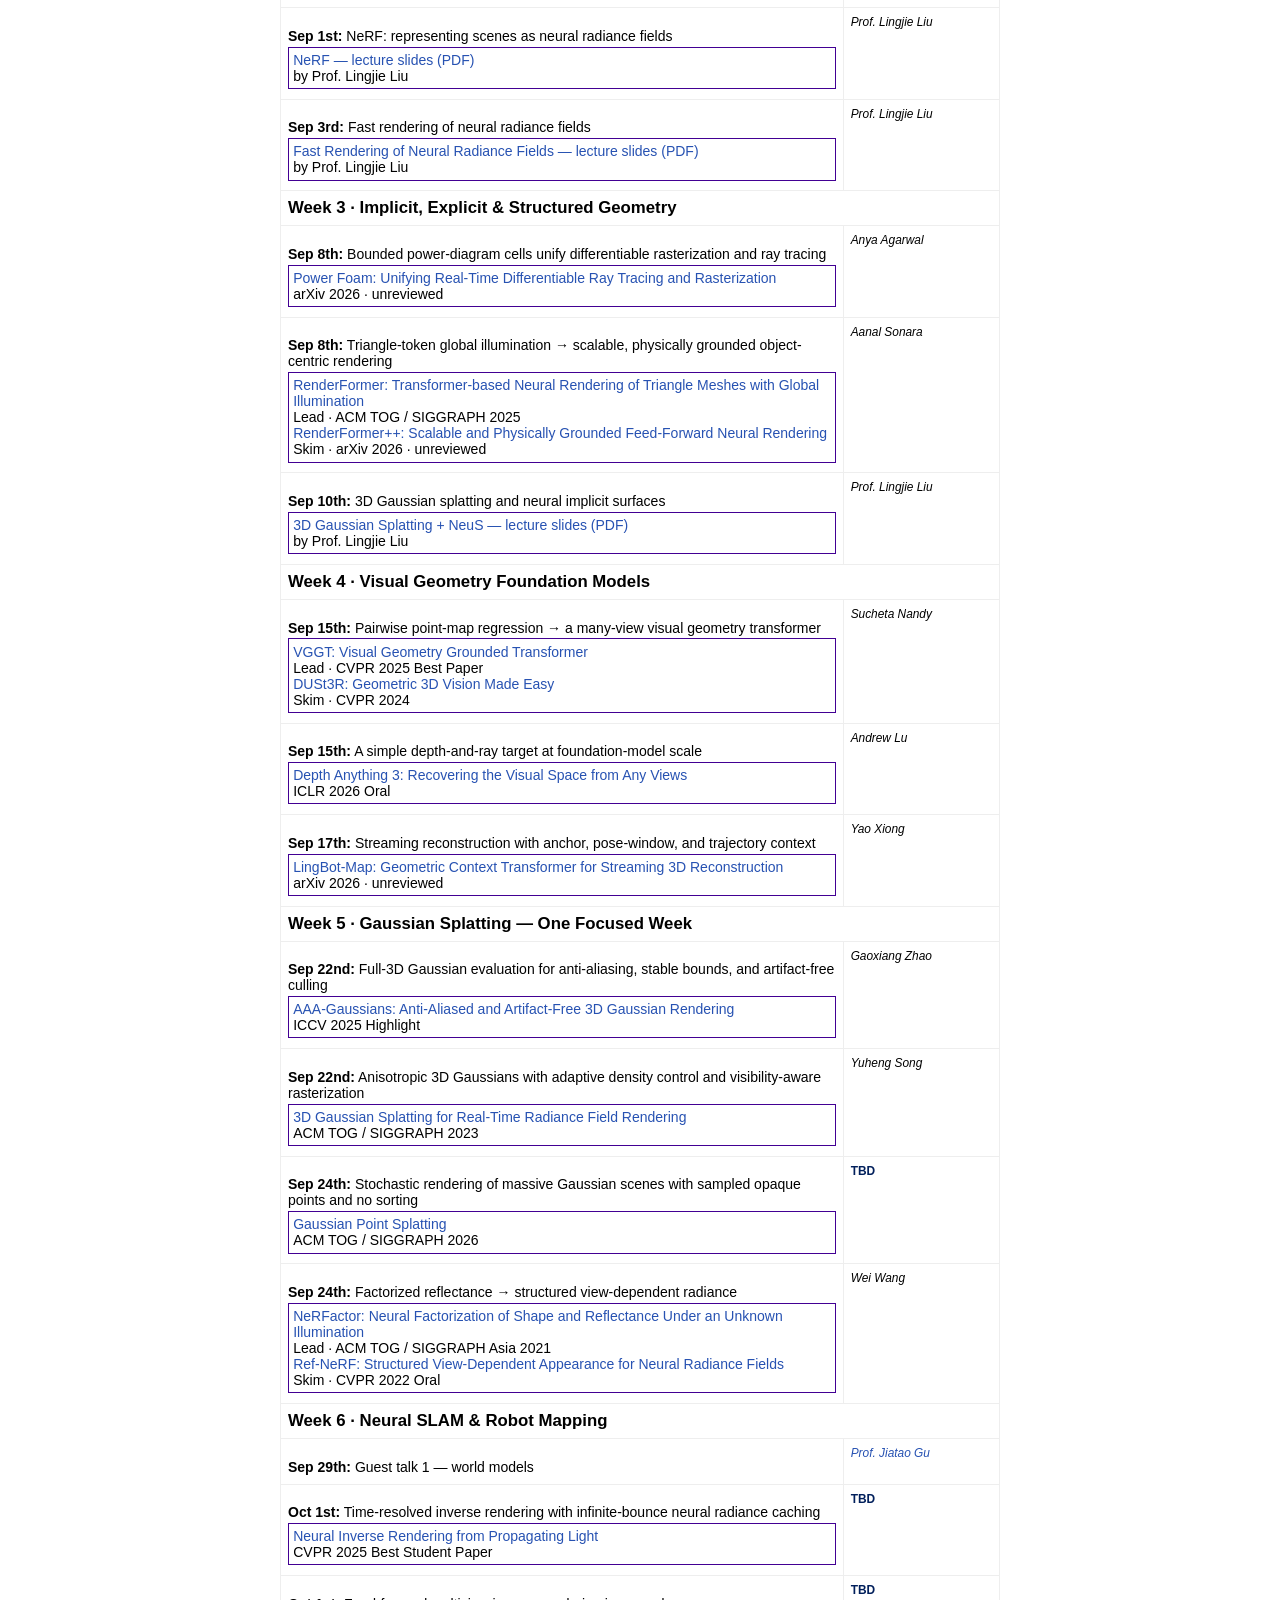
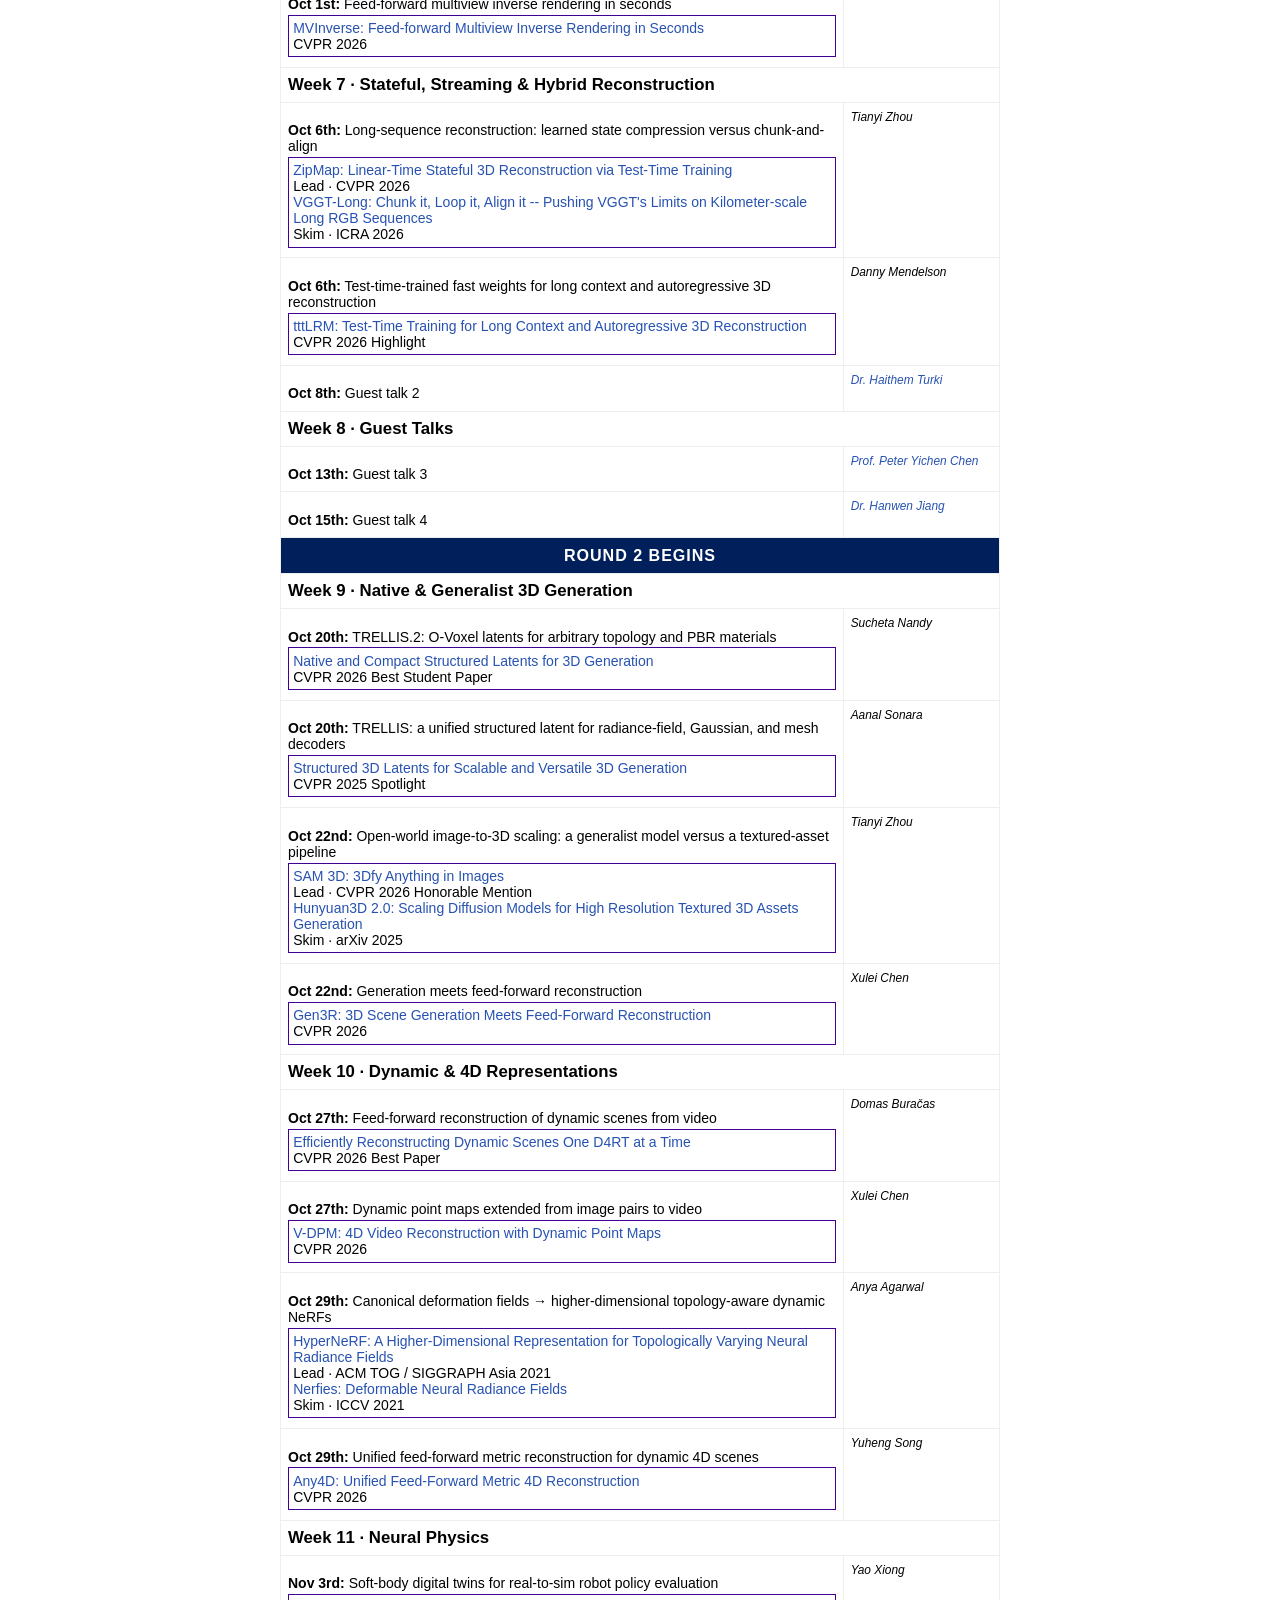
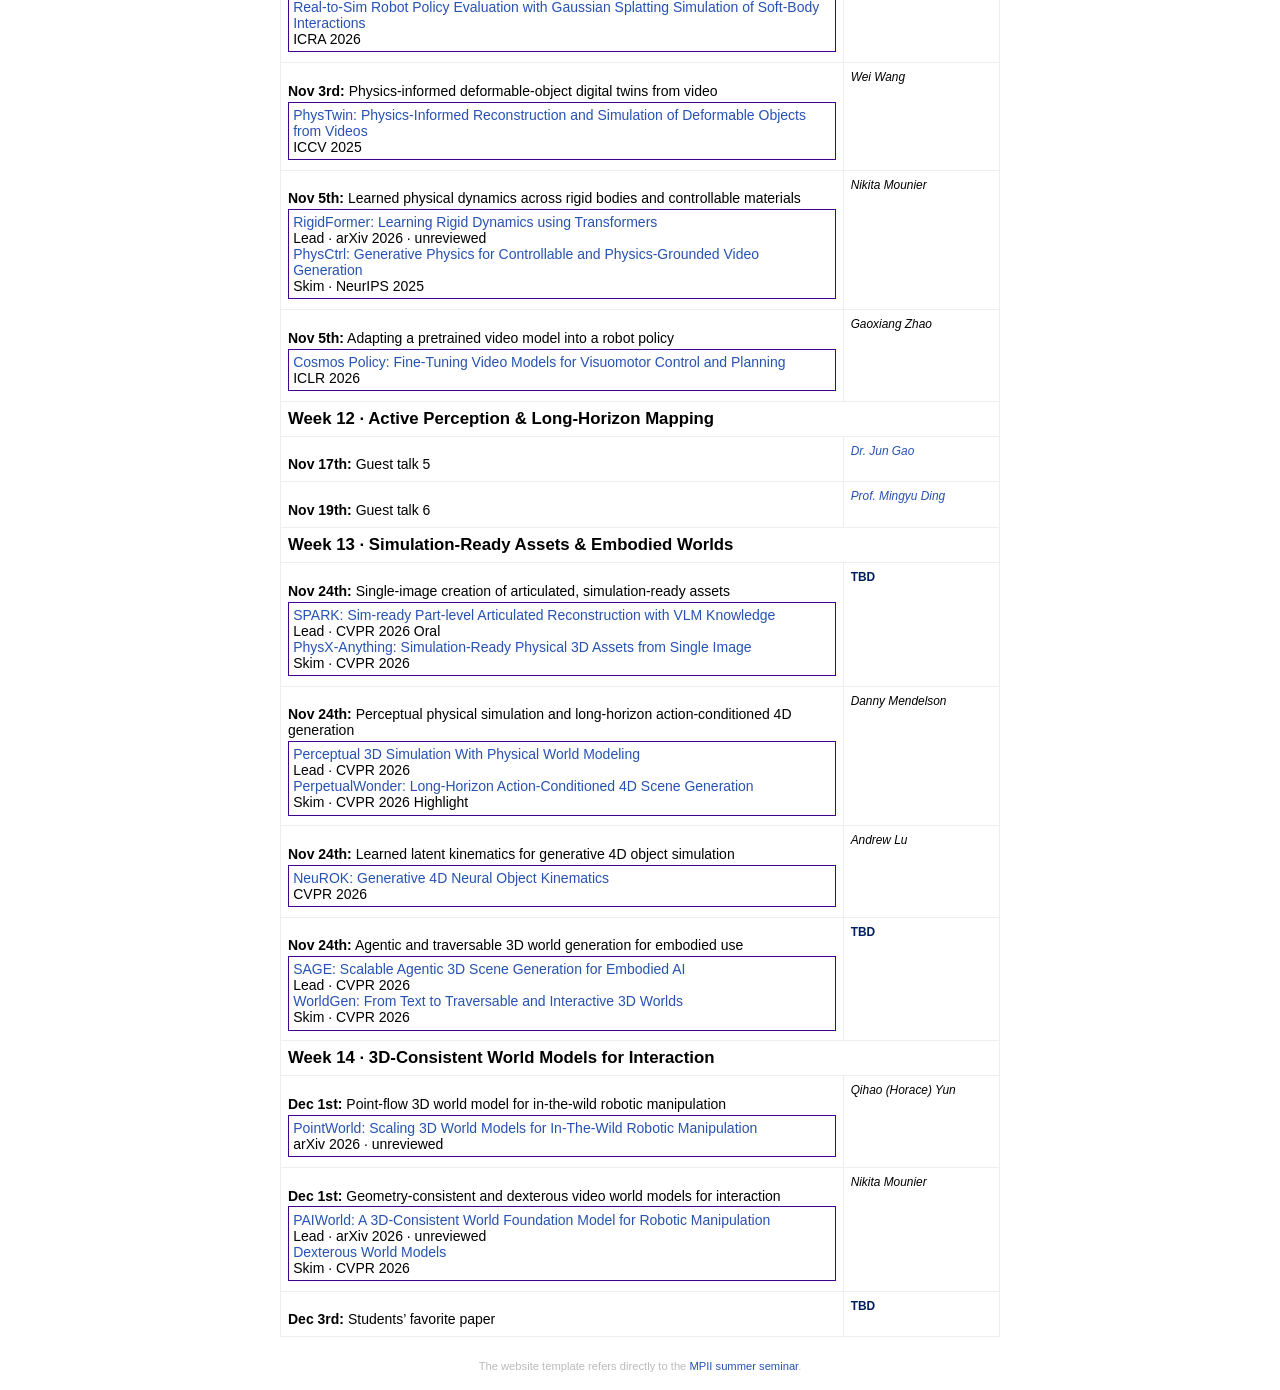
<file: topics.html>
<!DOCTYPE html>
<html lang="en">
<head>
  <meta charset="UTF-8">
  <meta name="viewport" content="width=device-width, initial-scale=1">
  <title>Topics – Fall Semester 2026</title>
  <link rel="stylesheet" type="text/css" href="./data/gvv.css">
  <link rel="stylesheet" type="text/css" href="./data/seminar.css">
</head>
<body>
  <div id="wrap">
    
    <div style="text-align: center">
      <a href="https://www.upenn.edu/"><img src="./data/penn.png" alt="University of Pennsylvania" width="400"></a>
    </div>
    <h1 style="text-align: center;">Neural Scene Representation and Neural Rendering</h1>
    <h2 style="text-align: center;">Seminar &ndash; Fall Semester 2026</h2>
    <h3 style="text-align: center;">Instructor: <a href="https://lingjie0206.github.io/">Lingjie Liu</a></h3>
    <h3 style="text-align: center;">TAs: Qiao Feng, Shufan Sun, Tuen Yue Tsui</h3>
    <br>
    <hr>
    <h2 style="text-align: center;"><a href="./index.html">Organization</a> &nbsp;|&nbsp; <b>Topics</b> &nbsp;|&nbsp; <a href="./format.html">Format</a> &nbsp;|&nbsp; <a href="./resource.html">Resources</a></h2>
    <hr>
    
    
    <table style="margin: 1em auto; width: 100%; table-layout: fixed;">
      <tr>
        <td style="text-align:center; vertical-align:middle;"><video style="width:100%; height:300px; object-fit:contain;" playsinline autoplay loop muted><source src="data/alodgaussians.mp4" type="video/mp4"></video></td>
        <td style="text-align:center; vertical-align:middle;"><video style="width:100%; height:300px; object-fit:contain;" playsinline autoplay loop muted><source src="data/cosmospolicy.mp4" type="video/mp4"></video></td>
      </tr>
      <tr>
        <td style="text-align:center;"><b><a href="https://felixwindisch.github.io/ALoDOfGaussians/">A LoD of Gaussians: Out-of-Core Training and Rendering for Ultra-Large Scenes</a></b><br>SIGGRAPH, 2026</td>
        <td style="text-align:center;"><b><a href="https://research.nvidia.com/labs/cosmos-lab/cosmos-policy/">Cosmos Policy: Fine-Tuning Video Models for Visuomotor Control and Planning</a></b><br>ICLR, 2026</td>
      </tr>
    </table>
    <br>
    
    
    <hr><h2><a id="topics">Topics</a></h2><hr>
    <p>The list below is the preliminary Fall 2026 reading list, taken from the sign-up sheet. Each entry is one presentation: the meeting date, the reading focus, and a purple box holding that presentation&rsquo;s reading. The seminar meets Tuesdays and Thursdays, and most dates carry two presentations.</p>
    <p><b>34 student presentations &middot; 6 guest talks &middot; 5 instructor lectures &middot; 44 papers</b>, split into two rounds. Week 1 is the instructor&rsquo;s introduction; student presentations begin in Week 2 (Sep 1). Week 12 follows the fall break, and Week 13 has no Thursday session (Thanksgiving).</p>
    <p>Claim a slot on the <a href="https://docs.google.com/spreadsheets/d/1qDT8KQOgKzVdRVaSnWr1UsH5S1WGbp75lvX92QaM124/edit"><b>paper sign-up sheet</b></a>.</p>
    <table class="topics" border="1">
      <tr><th>2026 Reading Topics</th><th width="140">Presenter</th></tr>
      <tr>
        <td colspan="2">
          <div class="topic">Week 1 &middot; Course Introduction</div>
        </td>
      </tr>
      <tr>
        <td>
          <div class="slot"><strong>Aug 25th:</strong> Course overview: neural scene representation and neural rendering</div>
          <div class="container">
            <div class="title"><a href="./files/01_intro_v3.pdf">Introduction &mdash; lecture slides (PDF)</a></div>
            <div class="authors">by Prof. Lingjie Liu</div>
          </div>
        </td>
        <td align="center">
          <div class="person"><div class="label">Prof. Lingjie Liu</div></div>
        </td>
      </tr>
      <tr>
        <td>
          <div class="slot"><strong>Aug 27th:</strong> Neural fields: classical rendering fundamentals, and two pioneering works &mdash; SRN and Neural Volumes</div>
          <div class="container">
            <div class="title"><a href="./files/02_intro2_v3.pdf">Neural Fields &mdash; lecture slides (PDF)</a></div>
            <div class="authors">by Prof. Lingjie Liu</div>
          </div>
        </td>
        <td align="center">
          <div class="person"><div class="label">Prof. Lingjie Liu</div></div>
        </td>
      </tr>
      <tr><td colspan="2" class="roundbanner">Round 1 begins</td></tr>
      <tr>
        <td colspan="2">
          <div class="topic">Week 2 &middot; Neural Scene Representations &amp; Learned Rendering</div>
        </td>
      </tr>
      <tr>
        <td>
          <div class="slot"><strong>Sep 1st:</strong> Multiresolution hash-grid features augment a small MLP for fast neural graphics primitives</div>
          <div class="container">
            <div class="title"><a href="https://nvlabs.github.io/instant-ngp/">Instant Neural Graphics Primitives with a Multiresolution Hash Encoding</a></div>
            <div class="authors">ACM TOG 41(4) / SIGGRAPH 2022</div>
          </div>
        </td>
        <td align="center">
          <div class="person"><div class="label">Domas Bura&#269;as</div></div>
        </td>
      </tr>
      <tr>
        <td>
          <div class="slot"><strong>Sep 1st:</strong> A sparse voxel grid with spherical harmonics is optimized directly, with no neural network</div>
          <div class="container">
            <div class="title"><a href="https://openaccess.thecvf.com/content/CVPR2022/html/Fridovich-Keil_Plenoxels_Radiance_Fields_Without_Neural_Networks_CVPR_2022_paper.html">Plenoxels: Radiance Fields without Neural Networks</a></div>
            <div class="authors">CVPR 2022 Oral</div>
          </div>
        </td>
        <td align="center">
          <div class="person"><div class="label">Qihao (Horace) Yun</div></div>
        </td>
      </tr>
      <tr>
        <td>
          <div class="slot"><strong>Sep 1st:</strong> NeRF: representing scenes as neural radiance fields</div>
          <div class="container">
            <div class="title"><a href="./files/03_nerf_v3.pdf">NeRF &mdash; lecture slides (PDF)</a></div>
            <div class="authors">by Prof. Lingjie Liu</div>
          </div>
        </td>
        <td align="center">
          <div class="person"><div class="label">Prof. Lingjie Liu</div></div>
        </td>
      </tr>
      <tr>
        <td>
          <div class="slot"><strong>Sep 3rd:</strong> Fast rendering of neural radiance fields</div>
          <div class="container">
            <div class="title"><a href="./files/04_fast_inferece_v3.pdf">Fast Rendering of Neural Radiance Fields &mdash; lecture slides (PDF)</a></div>
            <div class="authors">by Prof. Lingjie Liu</div>
          </div>
        </td>
        <td align="center">
          <div class="person"><div class="label">Prof. Lingjie Liu</div></div>
        </td>
      </tr>
      <tr>
        <td colspan="2">
          <div class="topic">Week 3 &middot; Implicit, Explicit &amp; Structured Geometry</div>
        </td>
      </tr>
      <tr>
        <td>
          <div class="slot"><strong>Sep 8th:</strong> Bounded power-diagram cells unify differentiable rasterization and ray tracing</div>
          <div class="container">
            <div class="title"><a href="https://powerfoam.github.io/">Power Foam: Unifying Real-Time Differentiable Ray Tracing and Rasterization</a></div>
            <div class="authors">arXiv 2026 · unreviewed</div>
          </div>
        </td>
        <td align="center">
          <div class="person"><div class="label">Anya Agarwal</div></div>
        </td>
      </tr>
      <tr>
        <td>
          <div class="slot"><strong>Sep 8th:</strong> Triangle-token global illumination → scalable, physically grounded object-centric rendering</div>
          <div class="container">
            <div class="title"><a href="https://microsoft.github.io/renderformer/">RenderFormer: Transformer-based Neural Rendering of Triangle Meshes with Global Illumination</a></div>
            <div class="authors">Lead &middot; ACM TOG / SIGGRAPH 2025</div>
            <div class="title"><a href="https://arxiv.org/abs/2606.30380">RenderFormer++: Scalable and Physically Grounded Feed-Forward Neural Rendering</a></div>
            <div class="authors">Skim &middot; arXiv 2026 · unreviewed</div>
          </div>
        </td>
        <td align="center">
          <div class="person"><div class="label">Aanal Sonara</div></div>
        </td>
      </tr>
      <tr>
        <td>
          <div class="slot"><strong>Sep 10th:</strong> 3D Gaussian splatting and neural implicit surfaces</div>
          <div class="container">
            <div class="title"><a href="./files/06_3D_Gaussian_Splatting%2BNeuS.pdf">3D Gaussian Splatting + NeuS &mdash; lecture slides (PDF)</a></div>
            <div class="authors">by Prof. Lingjie Liu</div>
          </div>
        </td>
        <td align="center">
          <div class="person"><div class="label">Prof. Lingjie Liu</div></div>
        </td>
      </tr>
      <tr>
        <td colspan="2">
          <div class="topic">Week 4 &middot; Visual Geometry Foundation Models</div>
        </td>
      </tr>
      <tr>
        <td>
          <div class="slot"><strong>Sep 15th:</strong> Pairwise point-map regression → a many-view visual geometry transformer</div>
          <div class="container">
            <div class="title"><a href="https://openaccess.thecvf.com/content/CVPR2025/html/Wang_VGGT_Visual_Geometry_Grounded_Transformer_CVPR_2025_paper.html">VGGT: Visual Geometry Grounded Transformer</a></div>
            <div class="authors">Lead &middot; CVPR 2025 Best Paper</div>
            <div class="title"><a href="https://openaccess.thecvf.com/content/CVPR2024/html/Wang_DUSt3R_Geometric_3D_Vision_Made_Easy_CVPR_2024_paper.html">DUSt3R: Geometric 3D Vision Made Easy</a></div>
            <div class="authors">Skim &middot; CVPR 2024</div>
          </div>
        </td>
        <td align="center">
          <div class="person"><div class="label">Sucheta Nandy</div></div>
        </td>
      </tr>
      <tr>
        <td>
          <div class="slot"><strong>Sep 15th:</strong> A simple depth-and-ray target at foundation-model scale</div>
          <div class="container">
            <div class="title"><a href="https://depth-anything-3.github.io/">Depth Anything 3: Recovering the Visual Space from Any Views</a></div>
            <div class="authors">ICLR 2026 Oral</div>
          </div>
        </td>
        <td align="center">
          <div class="person"><div class="label">Andrew Lu</div></div>
        </td>
      </tr>
      <tr>
        <td>
          <div class="slot"><strong>Sep 17th:</strong> Streaming reconstruction with anchor, pose-window, and trajectory context</div>
          <div class="container">
            <div class="title"><a href="https://arxiv.org/abs/2604.14141">LingBot-Map: Geometric Context Transformer for Streaming 3D Reconstruction</a></div>
            <div class="authors">arXiv 2026 · unreviewed</div>
          </div>
        </td>
        <td align="center">
          <div class="person"><div class="label">Yao Xiong</div></div>
        </td>
      </tr>
      <tr>
        <td colspan="2">
          <div class="topic">Week 5 &middot; Gaussian Splatting — One Focused Week</div>
        </td>
      </tr>
      <tr>
        <td>
          <div class="slot"><strong>Sep 22nd:</strong> Full-3D Gaussian evaluation for anti-aliasing, stable bounds, and artifact-free culling</div>
          <div class="container">
            <div class="title"><a href="https://derthomy.github.io/AAA-Gaussians/">AAA-Gaussians: Anti-Aliased and Artifact-Free 3D Gaussian Rendering</a></div>
            <div class="authors">ICCV 2025 Highlight</div>
          </div>
        </td>
        <td align="center">
          <div class="person"><div class="label">Gaoxiang Zhao</div></div>
        </td>
      </tr>
      <tr>
        <td>
          <div class="slot"><strong>Sep 22nd:</strong> Anisotropic 3D Gaussians with adaptive density control and visibility-aware rasterization</div>
          <div class="container">
            <div class="title"><a href="https://repo-sam.inria.fr/fungraph/3d-gaussian-splatting/">3D Gaussian Splatting for Real-Time Radiance Field Rendering</a></div>
            <div class="authors">ACM TOG / SIGGRAPH 2023</div>
          </div>
        </td>
        <td align="center">
          <div class="person"><div class="label">Yuheng Song</div></div>
        </td>
      </tr>
      <tr>
        <td>
          <div class="slot"><strong>Sep 24th:</strong> Stochastic rendering of massive Gaussian scenes with sampled opaque points and no sorting</div>
          <div class="container">
            <div class="title"><a href="https://jorisar.nl/gaussian_point_splatting/">Gaussian Point Splatting</a></div>
            <div class="authors">ACM TOG / SIGGRAPH 2026</div>
          </div>
        </td>
        <td align="center">
          <div class="person"><div class="label tbd">TBD</div></div>
        </td>
      </tr>
      <tr>
        <td>
          <div class="slot"><strong>Sep 24th:</strong> Factorized reflectance → structured view-dependent radiance</div>
          <div class="container">
            <div class="title"><a href="https://xiuming.info/projects/nerfactor/">NeRFactor: Neural Factorization of Shape and Reflectance Under an Unknown Illumination</a></div>
            <div class="authors">Lead &middot; ACM TOG / SIGGRAPH Asia 2021</div>
            <div class="title"><a href="https://dorverbin.github.io/refnerf/">Ref-NeRF: Structured View-Dependent Appearance for Neural Radiance Fields</a></div>
            <div class="authors">Skim &middot; CVPR 2022 Oral</div>
          </div>
        </td>
        <td align="center">
          <div class="person"><div class="label">Wei Wang</div></div>
        </td>
      </tr>
      <tr>
        <td colspan="2">
          <div class="topic">Week 6 &middot; Neural SLAM &amp; Robot Mapping</div>
        </td>
      </tr>
      <tr>
        <td>
          <div class="slot"><strong>Sep 29th:</strong> Guest talk 1 &mdash; world models</div>
        </td>
        <td align="center">
          <div class="person"><div class="label"><a href="https://jiataogu.me/">Prof. Jiatao Gu</a></div></div>
        </td>
      </tr>
      <tr>
        <td>
          <div class="slot"><strong>Oct 1st:</strong> Time-resolved inverse rendering with infinite-bounce neural radiance caching</div>
          <div class="container">
            <div class="title"><a href="https://anaghmalik.com/InvProp/">Neural Inverse Rendering from Propagating Light</a></div>
            <div class="authors">CVPR 2025 Best Student Paper</div>
          </div>
        </td>
        <td align="center">
          <div class="person"><div class="label tbd">TBD</div></div>
        </td>
      </tr>
      <tr>
        <td>
          <div class="slot"><strong>Oct 1st:</strong> Feed-forward multiview inverse rendering in seconds</div>
          <div class="container">
            <div class="title"><a href="https://maddog241.github.io/mvinverse-page/">MVInverse: Feed-forward Multiview Inverse Rendering in Seconds</a></div>
            <div class="authors">CVPR 2026</div>
          </div>
        </td>
        <td align="center">
          <div class="person"><div class="label tbd">TBD</div></div>
        </td>
      </tr>
      <tr>
        <td colspan="2">
          <div class="topic">Week 7 &middot; Stateful, Streaming &amp; Hybrid Reconstruction</div>
        </td>
      </tr>
      <tr>
        <td>
          <div class="slot"><strong>Oct 6th:</strong> Long-sequence reconstruction: learned state compression versus chunk-and-align</div>
          <div class="container">
            <div class="title"><a href="https://openaccess.thecvf.com/content/CVPR2026/html/Jin_ZipMap_Linear-Time_Stateful_3D_Reconstruction_via_Test-Time_Training_CVPR_2026_paper.html">ZipMap: Linear-Time Stateful 3D Reconstruction via Test-Time Training</a></div>
            <div class="authors">Lead &middot; CVPR 2026</div>
            <div class="title"><a href="https://arxiv.org/abs/2507.16443">VGGT-Long: Chunk it, Loop it, Align it -- Pushing VGGT&#x27;s Limits on Kilometer-scale Long RGB Sequences</a></div>
            <div class="authors">Skim &middot; ICRA 2026</div>
          </div>
        </td>
        <td align="center">
          <div class="person"><div class="label">Tianyi Zhou</div></div>
        </td>
      </tr>
      <tr>
        <td>
          <div class="slot"><strong>Oct 6th:</strong> Test-time-trained fast weights for long context and autoregressive 3D reconstruction</div>
          <div class="container">
            <div class="title"><a href="https://cwchenwang.github.io/tttLRM/">tttLRM: Test-Time Training for Long Context and Autoregressive 3D Reconstruction</a></div>
            <div class="authors">CVPR 2026 Highlight</div>
          </div>
        </td>
        <td align="center">
          <div class="person"><div class="label">Danny Mendelson</div></div>
        </td>
      </tr>
      <tr>
        <td>
          <div class="slot"><strong>Oct 8th:</strong> Guest talk 2</div>
        </td>
        <td align="center">
          <div class="person"><div class="label"><a href="https://haithemturki.com/">Dr. Haithem Turki</a></div></div>
        </td>
      </tr>
      <tr>
        <td colspan="2">
          <div class="topic">Week 8 &middot; Guest Talks</div>
        </td>
      </tr>
      <tr>
        <td>
          <div class="slot"><strong>Oct 13th:</strong> Guest talk 3</div>
        </td>
        <td align="center">
          <div class="person"><div class="label"><a href="https://peterchencyc.com/">Prof. Peter Yichen Chen</a></div></div>
        </td>
      </tr>
      <tr>
        <td>
          <div class="slot"><strong>Oct 15th:</strong> Guest talk 4</div>
        </td>
        <td align="center">
          <div class="person"><div class="label"><a href="https://hwjiang1510.github.io/">Dr. Hanwen Jiang</a></div></div>
        </td>
      </tr>
      <tr><td colspan="2" class="roundbanner">Round 2 begins</td></tr>
      <tr>
        <td colspan="2">
          <div class="topic">Week 9 &middot; Native &amp; Generalist 3D Generation</div>
        </td>
      </tr>
      <tr>
        <td>
          <div class="slot"><strong>Oct 20th:</strong> TRELLIS.2: O-Voxel latents for arbitrary topology and PBR materials</div>
          <div class="container">
            <div class="title"><a href="https://microsoft.github.io/TRELLIS.2/">Native and Compact Structured Latents for 3D Generation</a></div>
            <div class="authors">CVPR 2026 Best Student Paper</div>
          </div>
        </td>
        <td align="center">
          <div class="person"><div class="label">Sucheta Nandy</div></div>
        </td>
      </tr>
      <tr>
        <td>
          <div class="slot"><strong>Oct 20th:</strong> TRELLIS: a unified structured latent for radiance-field, Gaussian, and mesh decoders</div>
          <div class="container">
            <div class="title"><a href="https://trellis3d.github.io/">Structured 3D Latents for Scalable and Versatile 3D Generation</a></div>
            <div class="authors">CVPR 2025 Spotlight</div>
          </div>
        </td>
        <td align="center">
          <div class="person"><div class="label">Aanal Sonara</div></div>
        </td>
      </tr>
      <tr>
        <td>
          <div class="slot"><strong>Oct 22nd:</strong> Open-world image-to-3D scaling: a generalist model versus a textured-asset pipeline</div>
          <div class="container">
            <div class="title"><a href="https://ai.meta.com/research/sam3d/">SAM 3D: 3Dfy Anything in Images</a></div>
            <div class="authors">Lead &middot; CVPR 2026 Honorable Mention</div>
            <div class="title"><a href="https://arxiv.org/abs/2501.12202">Hunyuan3D 2.0: Scaling Diffusion Models for High Resolution Textured 3D Assets Generation</a></div>
            <div class="authors">Skim &middot; arXiv 2025</div>
          </div>
        </td>
        <td align="center">
          <div class="person"><div class="label">Tianyi Zhou</div></div>
        </td>
      </tr>
      <tr>
        <td>
          <div class="slot"><strong>Oct 22nd:</strong> Generation meets feed-forward reconstruction</div>
          <div class="container">
            <div class="title"><a href="https://openaccess.thecvf.com/content/CVPR2026/html/Huang_Gen3R_3D_Scene_Generation_Meets_Feed-Forward_Reconstruction_CVPR_2026_paper.html">Gen3R: 3D Scene Generation Meets Feed-Forward Reconstruction</a></div>
            <div class="authors">CVPR 2026</div>
          </div>
        </td>
        <td align="center">
          <div class="person"><div class="label">Xulei Chen</div></div>
        </td>
      </tr>
      <tr>
        <td colspan="2">
          <div class="topic">Week 10 &middot; Dynamic &amp; 4D Representations</div>
        </td>
      </tr>
      <tr>
        <td>
          <div class="slot"><strong>Oct 27th:</strong> Feed-forward reconstruction of dynamic scenes from video</div>
          <div class="container">
            <div class="title"><a href="https://openaccess.thecvf.com/content/CVPR2026/html/Zhang_Efficiently_Reconstructing_Dynamic_Scenes_One_D4RT_at_a_Time_CVPR_2026_paper.html">Efficiently Reconstructing Dynamic Scenes One D4RT at a Time</a></div>
            <div class="authors">CVPR 2026 Best Paper</div>
          </div>
        </td>
        <td align="center">
          <div class="person"><div class="label">Domas Bura&#269;as</div></div>
        </td>
      </tr>
      <tr>
        <td>
          <div class="slot"><strong>Oct 27th:</strong> Dynamic point maps extended from image pairs to video</div>
          <div class="container">
            <div class="title"><a href="https://openaccess.thecvf.com/content/CVPR2026/html/Sucar_V-DPM_4D_Video_Reconstruction_with_Dynamic_Point_Maps_CVPR_2026_paper.html">V-DPM: 4D Video Reconstruction with Dynamic Point Maps</a></div>
            <div class="authors">CVPR 2026</div>
          </div>
        </td>
        <td align="center">
          <div class="person"><div class="label">Xulei Chen</div></div>
        </td>
      </tr>
      <tr>
        <td>
          <div class="slot"><strong>Oct 29th:</strong> Canonical deformation fields → higher-dimensional topology-aware dynamic NeRFs</div>
          <div class="container">
            <div class="title"><a href="https://hypernerf.github.io/">HyperNeRF: A Higher-Dimensional Representation for Topologically Varying Neural Radiance Fields</a></div>
            <div class="authors">Lead &middot; ACM TOG / SIGGRAPH Asia 2021</div>
            <div class="title"><a href="https://nerfies.github.io/">Nerfies: Deformable Neural Radiance Fields</a></div>
            <div class="authors">Skim &middot; ICCV 2021</div>
          </div>
        </td>
        <td align="center">
          <div class="person"><div class="label">Anya Agarwal</div></div>
        </td>
      </tr>
      <tr>
        <td>
          <div class="slot"><strong>Oct 29th:</strong> Unified feed-forward metric reconstruction for dynamic 4D scenes</div>
          <div class="container">
            <div class="title"><a href="https://openaccess.thecvf.com/content/CVPR2026/html/Karhade_Any4D_Unified_Feed-Forward_Metric_4D_Reconstruction_CVPR_2026_paper.html">Any4D: Unified Feed-Forward Metric 4D Reconstruction</a></div>
            <div class="authors">CVPR 2026</div>
          </div>
        </td>
        <td align="center">
          <div class="person"><div class="label">Yuheng Song</div></div>
        </td>
      </tr>
      <tr>
        <td colspan="2">
          <div class="topic">Week 11 &middot; Neural Physics</div>
        </td>
      </tr>
      <tr>
        <td>
          <div class="slot"><strong>Nov 3rd:</strong> Soft-body digital twins for real-to-sim robot policy evaluation</div>
          <div class="container">
            <div class="title"><a href="https://real2sim-eval.github.io/">Real-to-Sim Robot Policy Evaluation with Gaussian Splatting Simulation of Soft-Body Interactions</a></div>
            <div class="authors">ICRA 2026</div>
          </div>
        </td>
        <td align="center">
          <div class="person"><div class="label">Yao Xiong</div></div>
        </td>
      </tr>
      <tr>
        <td>
          <div class="slot"><strong>Nov 3rd:</strong> Physics-informed deformable-object digital twins from video</div>
          <div class="container">
            <div class="title"><a href="https://jianghanxiao.github.io/phystwin-web/">PhysTwin: Physics-Informed Reconstruction and Simulation of Deformable Objects from Videos</a></div>
            <div class="authors">ICCV 2025</div>
          </div>
        </td>
        <td align="center">
          <div class="person"><div class="label">Wei Wang</div></div>
        </td>
      </tr>
      <tr>
        <td>
          <div class="slot"><strong>Nov 5th:</strong> Learned physical dynamics across rigid bodies and controllable materials</div>
          <div class="container">
            <div class="title"><a href="https://arxiv.org/abs/2605.09196">RigidFormer: Learning Rigid Dynamics using Transformers</a></div>
            <div class="authors">Lead &middot; arXiv 2026 · unreviewed</div>
            <div class="title"><a href="https://cwchenwang.github.io/physctrl/">PhysCtrl: Generative Physics for Controllable and Physics-Grounded Video Generation</a></div>
            <div class="authors">Skim &middot; NeurIPS 2025</div>
          </div>
        </td>
        <td align="center">
          <div class="person"><div class="label">Nikita Mounier</div></div>
        </td>
      </tr>
      <tr>
        <td>
          <div class="slot"><strong>Nov 5th:</strong> Adapting a pretrained video model into a robot policy</div>
          <div class="container">
            <div class="title"><a href="https://research.nvidia.com/labs/cosmos-lab/cosmos-policy/">Cosmos Policy: Fine-Tuning Video Models for Visuomotor Control and Planning</a></div>
            <div class="authors">ICLR 2026</div>
          </div>
        </td>
        <td align="center">
          <div class="person"><div class="label">Gaoxiang Zhao</div></div>
        </td>
      </tr>
      <tr>
        <td colspan="2">
          <div class="topic">Week 12 &middot; Active Perception &amp; Long-Horizon Mapping</div>
        </td>
      </tr>
      <tr>
        <td>
          <div class="slot"><strong>Nov 17th:</strong> Guest talk 5</div>
        </td>
        <td align="center">
          <div class="person"><div class="label"><a href="https://j-lab.ai/">Dr. Jun Gao</a></div></div>
        </td>
      </tr>
      <tr>
        <td>
          <div class="slot"><strong>Nov 19th:</strong> Guest talk 6</div>
        </td>
        <td align="center">
          <div class="person"><div class="label"><a href="https://dingmyu.github.io/">Prof. Mingyu Ding</a></div></div>
        </td>
      </tr>
      <tr>
        <td colspan="2">
          <div class="topic">Week 13 &middot; Simulation-Ready Assets &amp; Embodied Worlds</div>
        </td>
      </tr>
      <tr>
        <td>
          <div class="slot"><strong>Nov 24th:</strong> Single-image creation of articulated, simulation-ready assets</div>
          <div class="container">
            <div class="title"><a href="https://openaccess.thecvf.com/content/CVPR2026/html/He_SPARK_Sim-ready_Part-level_Articulated_Reconstruction_with_VLM_Knowledge_CVPR_2026_paper.html">SPARK: Sim-ready Part-level Articulated Reconstruction with VLM Knowledge</a></div>
            <div class="authors">Lead &middot; CVPR 2026 Oral</div>
            <div class="title"><a href="https://openaccess.thecvf.com/content/CVPR2026/html/Cao_PhysX-Anything_Simulation-Ready_Physical_3D_Assets_from_Single_Image_CVPR_2026_paper.html">PhysX-Anything: Simulation-Ready Physical 3D Assets from Single Image</a></div>
            <div class="authors">Skim &middot; CVPR 2026</div>
          </div>
        </td>
        <td align="center">
          <div class="person"><div class="label tbd">TBD</div></div>
        </td>
      </tr>
      <tr>
        <td>
          <div class="slot"><strong>Nov 24th:</strong> Perceptual physical simulation and long-horizon action-conditioned 4D generation</div>
          <div class="container">
            <div class="title"><a href="https://openaccess.thecvf.com/content/CVPR2026/html/Lee_Perceptual_3D_Simulation_With_Physical_World_Modeling_CVPR_2026_paper.html">Perceptual 3D Simulation With Physical World Modeling</a></div>
            <div class="authors">Lead &middot; CVPR 2026</div>
            <div class="title"><a href="https://openaccess.thecvf.com/content/CVPR2026/html/Zhan_PerpetualWonder_Long-horizon_Action-conditioned_4D_Scene_Generation_CVPR_2026_paper.html">PerpetualWonder: Long-Horizon Action-Conditioned 4D Scene Generation</a></div>
            <div class="authors">Skim &middot; CVPR 2026 Highlight</div>
          </div>
        </td>
        <td align="center">
          <div class="person"><div class="label">Danny Mendelson</div></div>
        </td>
      </tr>
      <tr>
        <td>
          <div class="slot"><strong>Nov 24th:</strong> Learned latent kinematics for generative 4D object simulation</div>
          <div class="container">
            <div class="title"><a href="https://openaccess.thecvf.com/content/CVPR2026/html/Geng_NeuROK_Generative_4D_Neural_Object_Kinematics_CVPR_2026_paper.html">NeuROK: Generative 4D Neural Object Kinematics</a></div>
            <div class="authors">CVPR 2026</div>
          </div>
        </td>
        <td align="center">
          <div class="person"><div class="label">Andrew Lu</div></div>
        </td>
      </tr>
      <tr>
        <td>
          <div class="slot"><strong>Nov 24th:</strong> Agentic and traversable 3D world generation for embodied use</div>
          <div class="container">
            <div class="title"><a href="https://openaccess.thecvf.com/content/CVPR2026/html/Xia_SAGE_Scalable_Agentic_3D_Scene_Generation_for_Embodied_AI_CVPR_2026_paper.html">SAGE: Scalable Agentic 3D Scene Generation for Embodied AI</a></div>
            <div class="authors">Lead &middot; CVPR 2026</div>
            <div class="title"><a href="https://openaccess.thecvf.com/content/CVPR2026/html/Wang_WorldGen_From_Text_to_Traversable_and_Interactive_3D_Worlds_CVPR_2026_paper.html">WorldGen: From Text to Traversable and Interactive 3D Worlds</a></div>
            <div class="authors">Skim &middot; CVPR 2026</div>
          </div>
        </td>
        <td align="center">
          <div class="person"><div class="label tbd">TBD</div></div>
        </td>
      </tr>
      <tr>
        <td colspan="2">
          <div class="topic">Week 14 &middot; 3D-Consistent World Models for Interaction</div>
        </td>
      </tr>
      <tr>
        <td>
          <div class="slot"><strong>Dec 1st:</strong> Point-flow 3D world model for in-the-wild robotic manipulation</div>
          <div class="container">
            <div class="title"><a href="https://arxiv.org/abs/2601.03782">PointWorld: Scaling 3D World Models for In-The-Wild Robotic Manipulation</a></div>
            <div class="authors">arXiv 2026 · unreviewed</div>
          </div>
        </td>
        <td align="center">
          <div class="person"><div class="label">Qihao (Horace) Yun</div></div>
        </td>
      </tr>
      <tr>
        <td>
          <div class="slot"><strong>Dec 1st:</strong> Geometry-consistent and dexterous video world models for interaction</div>
          <div class="container">
            <div class="title"><a href="https://arxiv.org/abs/2606.18375">PAIWorld: A 3D-Consistent World Foundation Model for Robotic Manipulation</a></div>
            <div class="authors">Lead &middot; arXiv 2026 · unreviewed</div>
            <div class="title"><a href="https://openaccess.thecvf.com/content/CVPR2026/html/Kim_Dexterous_World_Models_CVPR_2026_paper.html">Dexterous World Models</a></div>
            <div class="authors">Skim &middot; CVPR 2026</div>
          </div>
        </td>
        <td align="center">
          <div class="person"><div class="label">Nikita Mounier</div></div>
        </td>
      </tr>
      <tr>
        <td>
          <div class="slot"><strong>Dec 3rd:</strong> Students&rsquo; favorite paper</div>
        </td>
        <td align="center">
          <div class="person"><div class="label tbd">TBD</div></div>
        </td>
      </tr>
    </table>
    
    <div id="footer">The website template refers directly to the <a href="https://vcai.mpi-inf.mpg.de/teaching/vcai_seminar_2023/index.html">MPII summer seminar</a>.</div>
  </div>
</body>
</html>
</file>
<file: data/gvv.css>
body { margin: 0px; padding: 0px; text-align: justify; ; color: rgb(0, 0, 0); font-size:14px; font-family:'Segoe UI','Lucida Grande',Verdana,Arial,Helvetica,sans-serif; background-color:rgb(255,255,255) ; }
h1.title { margin: 0px 10px 30px; padding: 14px; padding-top: 18px; font-size: 100%; line-height: 28px; color: rgb(255, 255, 255); }
h1 { margin: 20px 0px 0px 0px; font-size: 125%; line-height: 28px; font-weight: 900; color: black; }
h2 { font-weight: normal; font-size: 125%; line-height: normal; color: rgb(0, 51, 102); }
h3 { font-weight: normal; color:rgb(100, 100, 200);; font-size:120%;}
h4 { font-weight:normal; color:#707070; margin: 0px;}
h5 { font-weight:normal; font-size:14px; }
p { margin: 10px 10px; padding-left: 30px; padding-top: 10px; padding-bottom: 0px; font-weight: normal; font-size: 100%; line-height: normal; }
#Content > p { margin: 0px 20px 0px 0px; }
table { border: 0; margin: 0px 0px 0px 0px; border-collapse: separate; border-spacing: 0px; background-color: rgb(255,255,255); font-family:'Segoe UI','Lucida Grande',Verdana,Arial,Helvetica,sans-serif; font-size:14px;}
td { padding: 0px; line-height: normal; background-color: white; }
th { font-size: 110%; font-weight: bold; line-height: normal;  border-bottom: 1px solid black; padding: 3px; line-height: normal; background-color: white; text-align: left; }
ul { margin: 20px 30px 10px 10px; font-size: 100%; font-weight: normal; line-height: normal; }
ol { margin: 0px 30px 0px 0px; font-size: 100%; font-weight: normal; line-height: normal; }
li { margin: 3px 0px; }
a { color: rgb(0, 51, 102); text-decoration: none; }
a:link { color: rgb(39, 82, 178); }
a:visited { color: rgb(39, 82, 178); }
a:hover{color:rgb(53, 0, 0);}
#Content { margin-left: auto; margin-right: auto; padding: 20px; width: 660px }
</file>
<file: data/seminar.css>
hr {
    background-color: rgb(39, 82, 178);
    height: 1px;
    border: 0;
}

h1 {
    font-size: 180%;
}

img {
    border: 0;
}

td {
    font-size: 100%;
    padding: 7px;
    text-align: left;
}

td.head {
    font-weight: bold;
}

div#wrap {
    width: 800px;
    margin: 0.5em auto;
}

div#wrap hr {
    margin: 0 -1em;
}

div#wrap table {
    margin: 1.25em 1em;
}

div#wrap table th,
div#wrap table td {
    vertical-align: top;
}

div#footer {
    font-size: 80%;
    color: #bbb;
    text-align: center;
    padding-top: 2em;
    padding-bottom: 1em;
}


div#wrap table.topics {
    margin: 0 auto;
    width: 90%;
    border-collapse: collapse;
    background-color: #fff;
}

table.topics th,
table.topics td {
    padding: 0.5em;
}

table.topics .topic,
table.topics .date {
    font-size: 120%;
    font-weight: bold;
}

table.topics .topic a:hover,
table.topics .date a:hover {
    cursor: pointer;
}

table.topics .paper,
table.topics .person {
    padding-top: 0.0em;
}

table.topics .paper .title {
    font-weight: bold;
}

table.topics .paper .authors,
table.topics .person .label {
    font-size: 85%;
    font-style: italic;
}

table.topics .label.tbd {
    color: #011F5B;              /* Penn Blue: an open slot should stand out */
    font-weight: bold;
    font-style: normal;
}

table.topics .roundbanner {
    background-color: #011F5B;   /* Penn Blue */
    color: #fff;
    font-size: 115%;
    font-weight: bold;
    letter-spacing: 0.06em;
    text-transform: uppercase;
    text-align: center;
    padding: 0.5em;
}

table.topics .slot {
    margin-top: 0.9em;
    margin-bottom: 0.15em;
}

table.topics .container {
    border: 0.05em solid #420093;
    padding: 0.3em;
    margin-top: 0.2em;
    margin-bottom: 0.2em;
}

table.topics .scontainer {
    padding-left: 0.3em;
    margin-top: 0.5em;
    margin-bottom: 0.5em;
}

table.topics .comparison {
    font-size: 75%;
    font-style: italic;
    color: darksalmon;
}

table.topics .none {
    color: #666;
}
@media (max-width: 840px) { div#wrap { width: calc(100% - 32px); } img, video { max-width: 100%; height: auto; } }
</file>
<file: data/site.css>
:root {
  --penn-blue: #011f5b;
  --penn-blue-2: #0b3d78;
  --penn-red: #990000;
  --ink: #172033;
  --muted: #64748b;
  --line: #dbe4ee;
  --paper: #ffffff;
  --wash: #f4f7fb;
  --classic: #dce9f7;
  --current: #fff0c2;
  --robotics: #dff1da;
  --gs: #ffe0d6;
  --frontier: #f9d9e2;
  --embodied: #e9e0f5;
  color-scheme: light;
  font-family: Inter, ui-sans-serif, system-ui, -apple-system, BlinkMacSystemFont, "Segoe UI", sans-serif;
  font-synthesis: none;
}

* { box-sizing: border-box; }
html { scroll-behavior: smooth; }
body { margin: 0; color: var(--ink); background: var(--wash); line-height: 1.55; }
a { color: #0759ad; text-decoration-thickness: 1px; text-underline-offset: 3px; }
a:hover { color: var(--penn-red); }
img, video { display: block; max-width: 100%; }
button, input, select { font: inherit; }

.site-shell { width: min(1160px, calc(100% - 32px)); margin: 0 auto; }
.skip-link { position: fixed; left: 16px; top: -80px; z-index: 100; background: white; padding: 10px 14px; border-radius: 8px; box-shadow: 0 8px 30px #001c4c33; }
.skip-link:focus { top: 16px; }

.masthead { color: white; background: linear-gradient(135deg, #00133f 0%, var(--penn-blue) 55%, #062c67 100%); position: relative; overflow: hidden; }
.masthead::after { content: ""; position: absolute; inset: 0; pointer-events: none; opacity: .18; background-image: linear-gradient(#fff2 1px, transparent 1px), linear-gradient(90deg, #fff2 1px, transparent 1px); background-size: 36px 36px; transform: perspective(450px) rotateX(62deg) translateY(35%); transform-origin: bottom; }
.masthead-inner { position: relative; z-index: 1; display: grid; grid-template-columns: 190px 1fr; gap: 36px; align-items: center; min-height: 260px; padding-block: 42px; }
.penn-mark { background: white; border-radius: 18px; padding: 18px; box-shadow: 0 18px 50px #0004; }
.course-kicker { margin: 0 0 8px; color: #b9d6ff; font-size: .82rem; font-weight: 800; letter-spacing: .16em; text-transform: uppercase; }
.masthead h1 { margin: 0; max-width: 900px; font-family: Georgia, "Times New Roman", serif; font-size: clamp(2.1rem, 5vw, 4.4rem); line-height: 1.02; letter-spacing: -.035em; }
.course-meta { display: flex; flex-wrap: wrap; gap: 8px 22px; margin: 18px 0 0; color: #e2edff; }
.course-meta strong { color: white; }

.site-nav { background: white; border-bottom: 1px solid var(--line); box-shadow: 0 3px 12px #00265c0d; position: sticky; top: 0; z-index: 20; }
.site-nav .site-shell { display: flex; gap: 4px; overflow-x: auto; }
.site-nav a { color: #334155; font-weight: 750; text-decoration: none; padding: 16px 14px 13px; border-bottom: 3px solid transparent; white-space: nowrap; }
.site-nav a:hover, .site-nav a.is-active { color: var(--penn-blue); border-bottom-color: var(--penn-red); }

main { padding: 46px 0 76px; }
.draft-note { display: flex; align-items: flex-start; gap: 12px; margin-bottom: 26px; padding: 15px 18px; border: 1px solid #e6c96e; border-radius: 14px; color: #5e4300; background: #fff8d9; }
.draft-note strong { white-space: nowrap; }
.eyebrow { margin: 0 0 6px; color: var(--penn-red); font-size: .72rem; font-weight: 850; letter-spacing: .13em; text-transform: uppercase; }
.page-intro { display: grid; grid-template-columns: minmax(0, 1.5fr) minmax(280px, .5fr); gap: 36px; align-items: end; margin-bottom: 34px; }
.page-intro h2, .section-heading h2 { margin: 0; color: var(--penn-blue); font-family: Georgia, "Times New Roman", serif; font-size: clamp(2rem, 4vw, 3.25rem); line-height: 1.05; }
.page-intro p { margin: 14px 0 0; max-width: 780px; color: #475569; font-size: 1.05rem; }
.intro-aside { border-left: 4px solid var(--penn-red); padding-left: 18px; color: #475569; }
.intro-aside strong { display: block; color: var(--penn-blue); font-size: 1.05rem; }

.actions { display: flex; flex-wrap: wrap; gap: 10px; margin-top: 24px; }
.button { display: inline-flex; align-items: center; justify-content: center; min-height: 44px; padding: 10px 17px; border: 1px solid var(--penn-blue); border-radius: 999px; color: white; background: var(--penn-blue); font-weight: 800; text-decoration: none; }
.button:hover { color: white; background: var(--penn-red); border-color: var(--penn-red); }
.button.secondary { color: var(--penn-blue); background: white; }
.button.secondary:hover { color: white; background: var(--penn-blue); }
.button.is-unconfigured { color: #7b8492; border-color: #ccd5df; background: #edf1f5; cursor: not-allowed; }

.stat-grid { display: grid; grid-template-columns: repeat(4, 1fr); gap: 14px; margin: 30px 0 54px; }
.stat-card { min-height: 145px; padding: 20px; border: 1px solid #cdd9e7; border-radius: 18px; background: white; box-shadow: 0 10px 30px #00265c0b; }
.stat-card strong { display: block; color: var(--penn-blue); font-family: Georgia, "Times New Roman", serif; font-size: 2.65rem; line-height: 1; }
.stat-card span { display: block; margin-top: 9px; font-weight: 850; }
.stat-card small { color: var(--muted); }

.section { margin-top: 58px; }
.section-heading { display: flex; justify-content: space-between; gap: 22px; align-items: end; margin-bottom: 20px; }
.section-heading h2 { font-size: clamp(1.75rem, 3vw, 2.55rem); }
.section-heading p { max-width: 620px; margin: 0; color: var(--muted); }
.media-grid { display: grid; grid-template-columns: 1fr 1fr; gap: 18px; }
.media-card { overflow: hidden; border: 1px solid #ccd9e8; border-radius: 20px; background: white; }
.media-card video { width: 100%; aspect-ratio: 16 / 9; object-fit: cover; background: #e9edf3; }
.media-card figcaption { padding: 15px 18px 18px; }
.media-card strong { display: block; color: var(--penn-blue); }
.media-card small { color: var(--muted); }

.principle-grid { display: grid; grid-template-columns: repeat(3, 1fr); gap: 16px; }
.principle-card { padding: 23px; border-radius: 18px; border: 1px solid var(--line); background: white; }
.principle-card h3 { margin: 6px 0 8px; color: var(--penn-blue); }
.principle-card p { margin: 0; color: #526075; }
.principle-card .number { display: inline-grid; place-items: center; width: 34px; height: 34px; border-radius: 50%; color: white; background: var(--penn-red); font-weight: 900; }

.week-preview-grid { display: grid; grid-template-columns: repeat(3, 1fr); gap: 14px; }
.week-preview { display: flex; min-height: 150px; flex-direction: column; padding: 20px; border: 1px solid #ccdae8; border-radius: 16px; color: var(--ink); background: white; text-decoration: none; transition: transform .15s ease, box-shadow .15s ease; }
.week-preview:hover { color: var(--ink); transform: translateY(-2px); box-shadow: 0 12px 30px #00265c14; }
.week-preview span { color: var(--penn-red); font-size: .78rem; font-weight: 850; text-transform: uppercase; letter-spacing: .09em; }
.week-preview strong { margin: 8px 0 auto; color: var(--penn-blue); font-size: 1.05rem; }
.week-preview small { margin-top: 14px; color: var(--muted); }

.info-grid { display: grid; grid-template-columns: 1fr 1fr; gap: 18px; }
.info-card { padding: 24px; border: 1px solid var(--line); border-radius: 18px; background: white; }
.info-card h3 { margin: 0 0 12px; color: var(--penn-blue); }
.info-card dl { display: grid; grid-template-columns: 130px 1fr; margin: 0; }
.info-card dt, .info-card dd { margin: 0; padding: 10px 0; border-top: 1px solid #e6edf4; }
.info-card dt { color: var(--muted); font-weight: 700; }
.info-card dd { font-weight: 700; }

.toolbar { display: flex; flex-wrap: wrap; gap: 10px; align-items: center; margin: 24px 0; padding: 14px; border: 1px solid var(--line); border-radius: 16px; background: white; }
.search { flex: 1 1 280px; min-height: 44px; padding: 9px 13px; border: 1px solid #bcc9d7; border-radius: 10px; color: var(--ink); background: white; }
.filter-chip { min-height: 40px; padding: 7px 13px; border: 1px solid #c7d3df; border-radius: 999px; color: #344258; background: #f8fafc; cursor: pointer; font-weight: 750; }
.filter-chip:hover, .filter-chip.is-active { color: white; border-color: var(--penn-blue); background: var(--penn-blue); }
.tool-link { border: 0; color: #0759ad; background: transparent; cursor: pointer; font-weight: 750; }
.toolbar-count { margin-left: auto; color: var(--muted); font-size: .9rem; font-weight: 750; }

.week-block { scroll-margin-top: 82px; margin: 30px 0 42px; }
.week-block > header { display: grid; grid-template-columns: 95px 1fr auto; gap: 18px; align-items: end; margin-bottom: 12px; padding-bottom: 11px; border-bottom: 2px solid var(--penn-blue); }
.week-block > header span { color: var(--penn-red); font-size: .8rem; font-weight: 900; letter-spacing: .09em; text-transform: uppercase; }
.week-block > header h2 { margin: 0; color: var(--penn-blue); font-family: Georgia, "Times New Roman", serif; font-size: 1.55rem; }
.week-block > header small { color: var(--muted); }
.week-slots { display: grid; gap: 10px; }
.slot-card { overflow: hidden; border: 1px solid #c9d5e2; border-left: 6px solid var(--penn-blue-2); border-radius: 14px; background: white; }
.slot-card.robotics { border-left-color: #4d8c45; }
.slot-card.gs { border-left-color: #c04b24; }
.slot-card.classic { border-left-color: #4e7fac; }
.slot-card.frontier { border-left-color: #b1325a; }
.slot-card.embodied { border-left-color: #7657a4; }
.slot-card summary { display: grid; grid-template-columns: 76px minmax(0, 1fr) auto 28px; gap: 14px; align-items: center; padding: 17px 18px; cursor: pointer; list-style: none; }
.slot-card summary::-webkit-details-marker { display: none; }
.slot-card summary::after { content: "+"; display: grid; place-items: center; width: 28px; height: 28px; margin-left: 4px; border-radius: 50%; color: var(--penn-blue); background: #e8eef6; font-weight: 900; }
.slot-card[open] summary::after { content: "−"; }
.slot-number { color: var(--penn-red); font-size: .84rem; font-weight: 900; letter-spacing: .05em; }
.slot-title span { display: block; color: var(--muted); font-size: .85rem; }
.slot-title strong { display: block; margin-top: 2px; color: var(--penn-blue); }
.slot-labels { display: flex; flex-wrap: wrap; justify-content: flex-end; gap: 6px; }
.badge { padding: 4px 9px; border-radius: 999px; color: #30445d; background: #e6eef7; font-size: .72rem; font-weight: 800; }
.badge.subtle { color: #65541c; background: #fff1c7; }
.slot-details { display: grid; grid-template-columns: minmax(0, 1.45fr) minmax(260px, .55fr); gap: 28px; padding: 8px 20px 22px 108px; border-top: 1px solid #e1e8f0; }
.paper-list { list-style: none; margin: 0; padding: 0; }
.paper-row { display: grid; grid-template-columns: 52px 1fr; gap: 10px; padding: 9px 0; border-bottom: 1px solid #edf1f5; }
.paper-row a { font-weight: 750; }
.paper-row small { display: block; margin-top: 2px; color: var(--muted); }
.paper-role { align-self: start; padding: 3px 7px; border-radius: 6px; color: white; background: var(--penn-blue); font-size: .7rem; font-weight: 850; text-align: center; }
.paper-role.skim { color: #5b4812; background: #f7df96; }
.slot-details aside { padding: 14px 16px; border-radius: 12px; background: #f5f8fb; }
.slot-details aside p { margin: 0 0 12px; }
.slot-details .load { color: #41526a; font-size: .9rem; }
.slot-details .era { display: inline-block; margin: 0; padding: 4px 8px; border-radius: 6px; color: #4b5563; background: white; font-size: .76rem; font-weight: 800; }

.pool-controls select { min-height: 44px; padding: 8px 34px 8px 11px; border: 1px solid #bcc9d7; border-radius: 10px; background: white; }
.table-wrap { overflow-x: auto; border: 1px solid #cbd7e3; border-radius: 14px; background: white; }
.paper-table { width: 100%; min-width: 1060px; border-collapse: collapse; }
.paper-table th { padding: 12px 13px; color: white; background: var(--penn-blue); font-size: .78rem; letter-spacing: .04em; text-align: left; text-transform: uppercase; }
.paper-table td { padding: 13px; border-top: 1px solid #e3e9f0; vertical-align: top; font-size: .88rem; }
.paper-table tbody tr:hover { background: #f6f9fc; }
.paper-table td:first-child { width: 30%; }
.paper-table td:first-child a { font-weight: 800; }
.paper-table td small { display: block; margin-top: 4px; color: var(--muted); }
.pool-track { font-weight: 700; }
.placement { display: inline-block; padding: 4px 7px; border-radius: 6px; background: #edf2f7; font-size: .73rem; font-weight: 800; }
.placement.main-slot-anchor { color: #1f4e78; background: #d9eaf7; }
.placement.bundle-companion---backup { color: #375623; background: #e2f0d9; }
.placement.frontier-watch { color: #8a1538; background: #f9d9e2; }

.prose { max-width: 880px; }
.prose h2 { margin-top: 46px; padding-bottom: 8px; border-bottom: 2px solid var(--penn-blue); color: var(--penn-blue); font-family: Georgia, "Times New Roman", serif; }
.prose h3 { margin-top: 28px; color: var(--penn-blue-2); }
.prose p, .prose li { color: #3f4c5f; }
.prose li + li { margin-top: 7px; }
.callout { margin: 24px 0; padding: 20px 22px; border-left: 5px solid var(--penn-red); background: white; box-shadow: 0 8px 24px #00265c0b; }
.callout h3 { margin-top: 0; }
.resource-grid { display: grid; grid-template-columns: repeat(2, 1fr); gap: 15px; }
.resource-card { display: block; padding: 22px; border: 1px solid var(--line); border-radius: 16px; color: var(--ink); background: white; text-decoration: none; }
.resource-card:hover { color: var(--ink); border-color: #9fb4ca; box-shadow: 0 9px 24px #00265c10; }
.resource-card.is-unconfigured { color: #7b8492; border-color: #d5dce4; background: #edf1f5; cursor: not-allowed; box-shadow: none; }
.resource-card.is-unconfigured strong { color: #64748b; }
.resource-card strong { display: block; color: var(--penn-blue); }
.resource-card span { display: block; margin-top: 5px; color: var(--muted); }
.empty-state { display: flex; min-height: 170px; flex-direction: column; align-items: center; justify-content: center; color: var(--muted); text-align: center; }
.empty-state strong { color: var(--penn-blue); font-size: 1.15rem; }

.site-footer { padding: 34px 0 46px; color: #b9c8df; background: #00133f; }
.site-footer .site-shell { display: flex; justify-content: space-between; gap: 26px; align-items: flex-start; }
.site-footer strong { color: white; }
.site-footer p { max-width: 720px; margin: 5px 0 0; }
.site-footer a { color: white; }
.footer-meta { color: #e0e8f5; font-size: .85rem; text-align: right; }

@media (max-width: 900px) {
  .masthead-inner { grid-template-columns: 130px 1fr; min-height: 220px; }
  .stat-grid, .principle-grid, .week-preview-grid { grid-template-columns: repeat(2, 1fr); }
  .page-intro, .info-grid { grid-template-columns: 1fr; }
  .slot-card summary { grid-template-columns: 72px minmax(0, 1fr) 28px; }
  .slot-labels { display: none; }
  .slot-details { padding-left: 24px; }
}

@media (max-width: 640px) {
  .site-shell { width: min(100% - 22px, 1160px); }
  .masthead-inner { grid-template-columns: 1fr; gap: 20px; padding-block: 28px 34px; }
  .penn-mark { width: 160px; }
  .course-meta { display: grid; gap: 5px; }
  .stat-grid, .principle-grid, .week-preview-grid, .media-grid, .resource-grid { grid-template-columns: 1fr; }
  .section-heading { display: block; }
  .section-heading p { margin-top: 8px; }
  .week-block > header { grid-template-columns: 70px 1fr; }
  .week-block > header small { display: none; }
  .slot-card summary { grid-template-columns: 1fr auto; padding: 15px; }
  .slot-number { grid-column: 1; }
  .slot-title { grid-column: 1; }
  .slot-card summary::after { grid-column: 2; grid-row: 1 / span 2; }
  .slot-details { grid-template-columns: 1fr; gap: 15px; padding: 15px; }
  .info-card dl { grid-template-columns: 1fr; }
  .info-card dt { padding-bottom: 0; }
  .info-card dd { padding-top: 3px; border-top: 0; }
  .site-footer .site-shell { display: block; }
  .footer-meta { margin-top: 20px; text-align: left; }
}

@media print {
  .site-nav, .toolbar, .actions, .draft-note { display: none !important; }
  body { background: white; }
  .masthead { color: black; background: white; border-bottom: 3px solid var(--penn-blue); }
  .masthead::after, .penn-mark { display: none; }
  .masthead-inner { display: block; min-height: auto; padding: 18px 0; }
  .masthead h1, .course-meta strong { color: var(--penn-blue); }
  .course-kicker, .course-meta { color: #444; }
  main { padding-top: 20px; }
  .slot-card { break-inside: avoid; }
  .slot-card .slot-details { display: grid; }
  .slot-card summary::after { display: none; }
}
</file>
